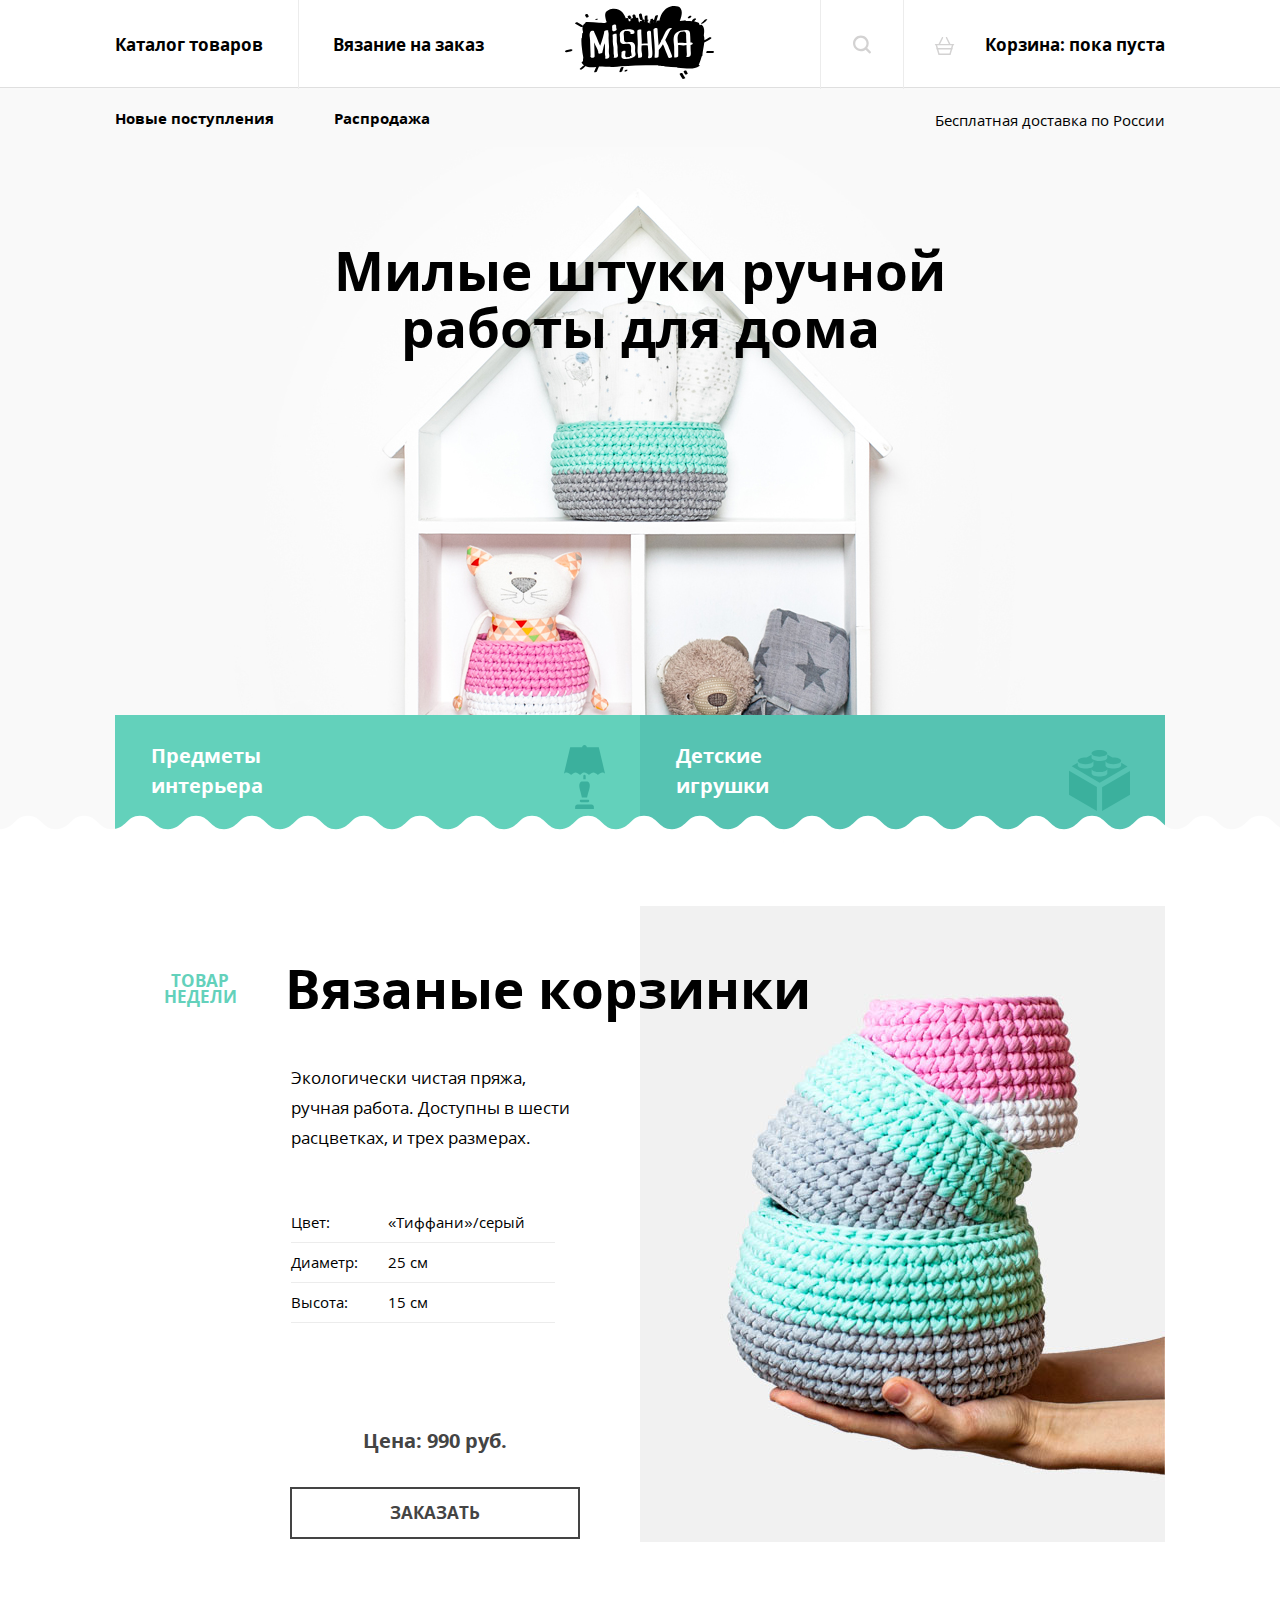
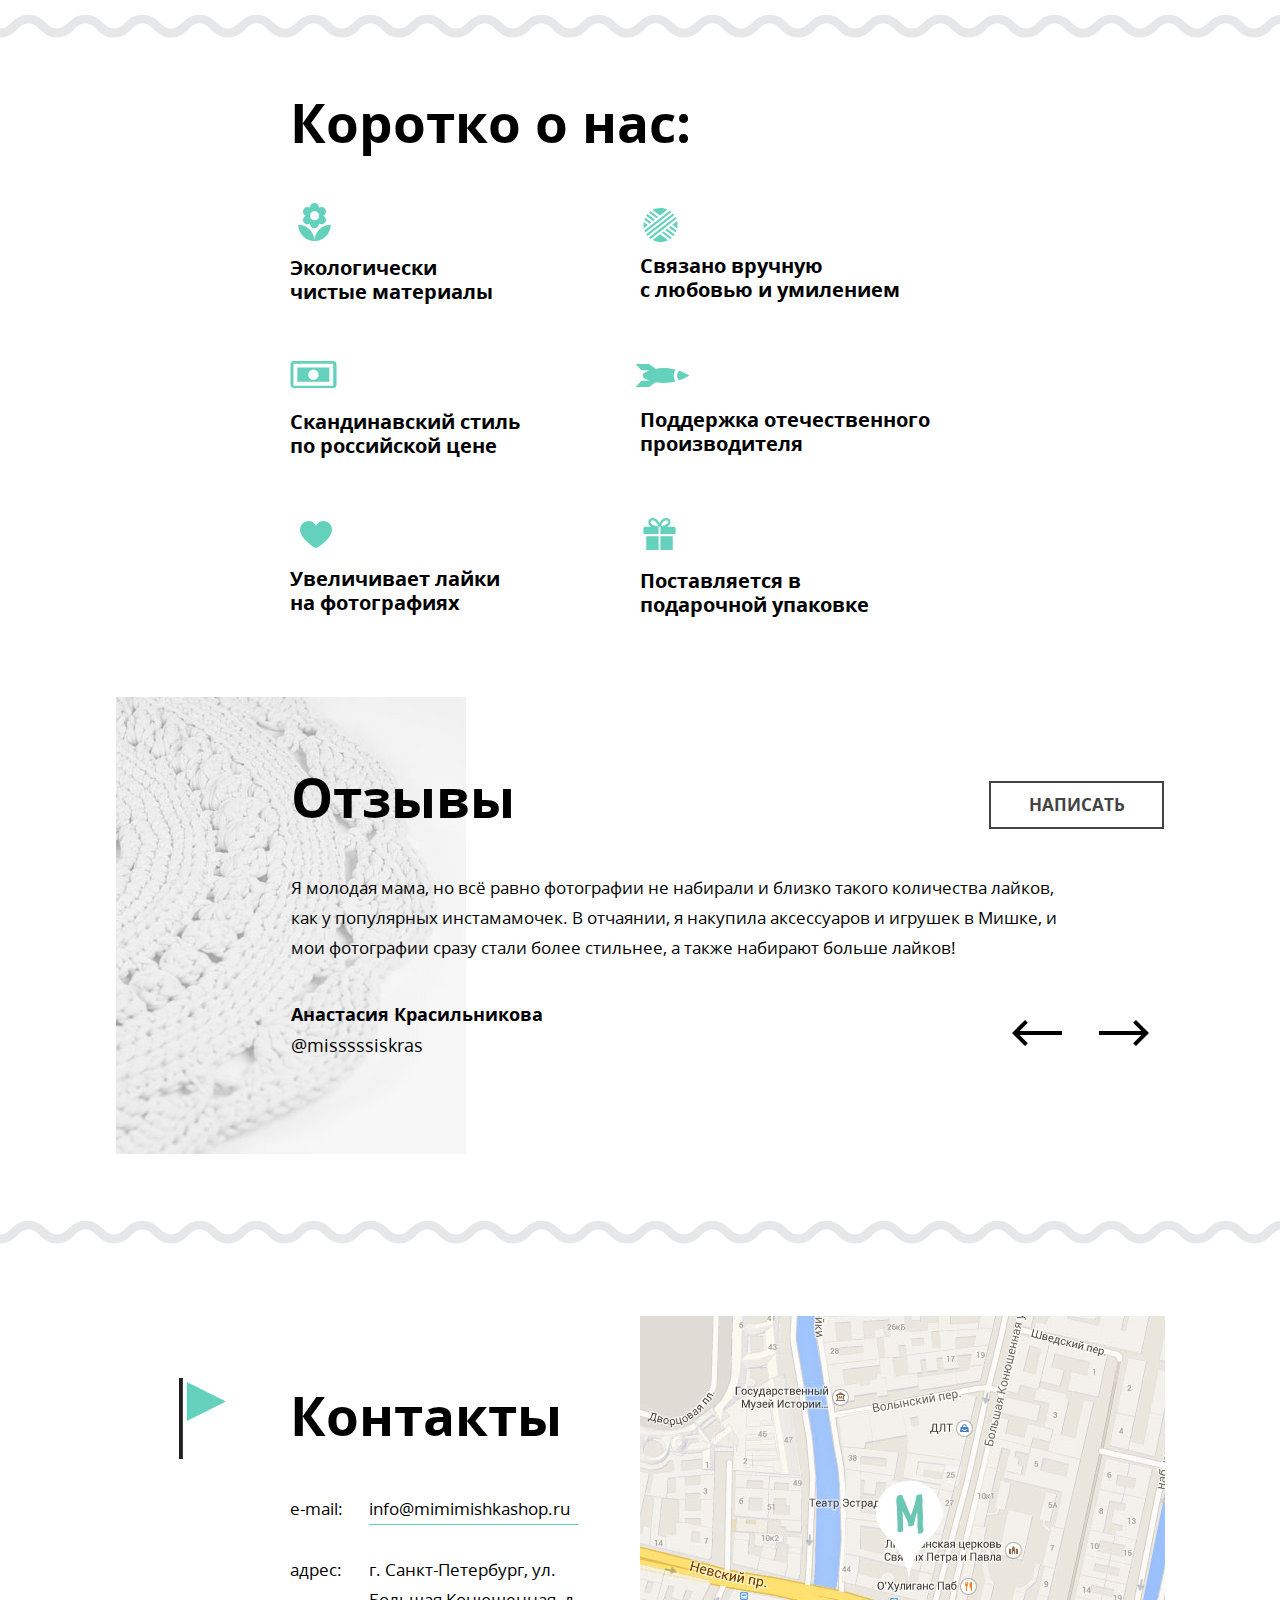
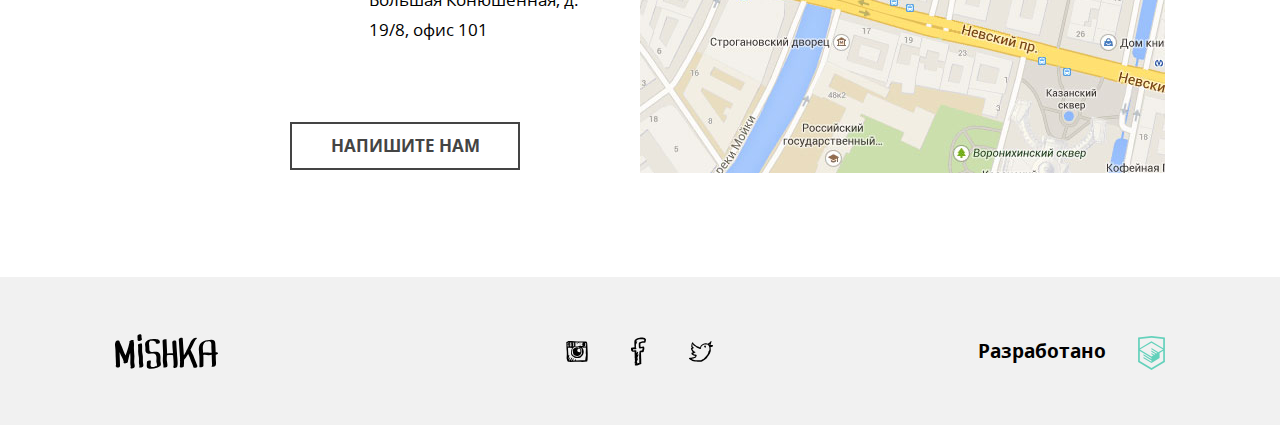
<file: index.html>
<!DOCTYPE html>
<html lang="ru">

<head>
  <meta charset="utf-8">
  <meta name="viewport" content="width=device-width, initial-scale=1">
  <title>HTML Academy: Мишка</title>
  <link rel="stylesheet" href="css/style.css">
  <script>
    document.createElement( "picture" );
  </script>
  <script src="js/picturefill.js" async></script>
</head>

<body>
  <svg style="display:none"><symbol id="htmlacademy" viewBox="-238.092 528.983 26.084 33.102"><path d="M-224.917 528.983h-.133l-13.042 1.391v23.965l13.042 7.746 13.042-7.746v-23.965l-12.909-1.391zm11.254 24.363l-11.387 6.752-11.387-6.752v-9.799l11.32 6.752v1.193l-7.746-4.635v1.191l7.813 4.701v1.258l-7.813-4.635v1.191l7.813 4.635 7.878-4.701v-5.031l3.509-2.119v9.999zm-.066-11.256l-3.112 1.854-1.456.861-6.819-4.039v1.191l5.826 3.51h-.066l-.132.066-.861.463-4.833-2.846v1.191l3.841 2.25-.928.596-2.847-1.721v1.191l1.92 1.125-1.92 1.127-11.255-6.688 11.255-6.752 11.387 6.621zm.066-1.191l-11.453-6.752-11.32 6.752v-9.004l11.387-1.191 11.387 1.191v9.004h-.001z"/></symbol><symbol id="icon-cart" viewBox="264.205 370.961 20.294 18.849"><path d="M283.75 378.19h-3.151l-3.407-6.814a.75.75 0 1 0-1.341.671l3.071 6.143h-9.138l3.072-6.143a.75.75 0 0 0-1.341-.671l-3.407 6.814h-3.151a.75.75 0 0 0 0 1.5h.157l.855 2.991a.737.737 0 0 0-.316.595c0 .396.309.71.697.739l1.656 5.795h12.697l1.656-5.795a.745.745 0 0 0 .698-.739.738.738 0 0 0-.316-.596l.854-2.991h.157a.75.75 0 1 0-.002-1.499zm-4.181 10.121h-10.433l-1.224-4.284h12.881l-1.224 4.284zm1.653-5.785h-13.739l-.81-2.836h15.359l-.81 2.836z"/></symbol><symbol id="icon-fb" viewBox="56.519 49.996 14.962 27.718"><path d="M68.181 55.188c1.026.029 1.993 0 2.681-.3.391-.818.556-1.854.619-2.989-.19-.015-.062-.337-.207-.399-.029-.202-.278-.195-.309-.398-.277-.165-.457-.422-.723-.598-.727-.162-1.44-.335-2.164-.499-.849.044-1.895-.103-2.58.1-2.619-.04-3.997 1.12-5.259 2.392-.023.078-.003.197-.105.199-.574 1.587-.125 3.621-.204 5.581.099.436.107.958.204 1.395-.998.296-2.212.387-3.402.499-.317.324-.178 1.089-.206 1.693.085.583.278 1.06.413 1.595.211.193.596.396.825.498.065.029.071.082.103.1.506.268 1.451.008 2.268.1-.136 1.978.256 3.915 0 5.68.007.327.295.382.208.798-.001.963-.067 1.99.208 2.69-.287.455-.497.982-.415 1.794.122.016.114.157.105.299-.075.47.643.175.515.698.162.456-.428.184-.413.498v.896c.53.285 1.462.182 2.268.199.908-.419 2.188-.479 2.785-1.196.459.235.916-.014 1.238-.199-.018-.315.273-.333.205-.698-.004-.328-.173-.496-.103-.896v-2.89c-.206-2.293-.048-4.938-.309-7.176.888-.105 1.917-.075 2.578-.398.357-.451.377-1.23.516-1.895.177-.226.221-.583.206-.996.19-.213.068-.729.104-1.096-.141-.595-.168-1.3-.825-1.39-.884-.235-2.043.595-2.991.299.049-1.134-.293-2.342 0-3.388.746-.181 1.446-.4 2.166-.602zm-3.818 4.783c.117.254.254.486.414.698.079.022.203.003.205.101a10.319 10.319 0 0 0 3.096-.299c0 .998-.271 1.733-.518 2.492-.662.045-1.467.3-1.958.198-.276.165-.372.506-.62.698-.049.441.142.495 0 .797-.201.137-.055.611-.205.796v1.496c.085.281-.146.258-.104.497v3.488c-.085.281.146.258.104.498v2.989c.063.271-.132.791.103.896-.07.364-.412-.021-.824.1-.528.122-.926.369-1.548.4.117-.353.32-.622.311-1.097.049-.381-.365-.312-.516-.49.193-.644.562-1.117.722-1.793.197-.515.714-1.298.31-1.794-.522-.105-.521.293-.826.398-.022.077-.002.196-.103.199-.023.077-.003.196-.103.199.01.12-.151.062 0 0 .022-.078.002-.197.103-.199.023-.077.002-.197.103-.199v-.299c.368-.575.67-1.214.826-1.993.191-.28.283-.656.412-.997.156-.262.34-.869.104-1.195-.517.033-.796.295-.93.697-.32-.189.161-.434.104-.697.138-.231.169-.566.309-.797.202-.413.564-1.304 0-1.596-.438-.023-.612.207-.723.498-.214.191-.43.383-.516.698-.373-.07-.143-.727-.206-1.097-.067-.52.122-.899 0-1.195-.56-.799-2.026-.105-3.197-.299-.108-.307-.222-.984-.104-1.195 1.045-.088 2.479.201 3.197-.199.024-.078.003-.197.104-.199.094-.723-.271-1-.515-1.396.232-.806.04-2.02.104-2.989.233-.141.328-.414.515-.598.112-.955.673-1.476.722-2.49-.273.001-.607-.055-.619.199-.302-.114-.382.479-.515.199-.112-.541.246-.626.309-.997.599-.418 1.212-.82 1.856-1.195 1.741-.244 4.648-.449 6.086.198.051.616-.287.854-.207 1.496h-1.546c-1.092.24-1.987.672-2.991.997-.24.066-.276.331-.516.398-.036.396-.225.646-.311.996-.079 1.431.133 2.589.102 3.978z"/></symbol><symbol id="icon-feature-1" viewBox="-418.165 300.15 27.304 31.854"><path d="M-404.513 332.004c7.539 0 13.652-6.113 13.652-13.654-7.539 0-13.652 6.116-13.652 13.654zm-9.702-17.823a3.793 3.793 0 0 0 5.938 3.126l-.031.285a3.793 3.793 0 0 0 7.584 0l-.031-.285a3.794 3.794 0 0 0 5.939-3.126 3.774 3.774 0 0 0-2.17-3.413 3.785 3.785 0 0 0 2.17-3.414 3.795 3.795 0 0 0-3.792-3.792c-.796 0-1.541.25-2.147.669l.033-.288c0-2.093-1.7-3.792-3.792-3.792a3.796 3.796 0 0 0-3.792 3.792l.031.288a3.752 3.752 0 0 0-2.146-.669 3.795 3.795 0 0 0-3.792 3.792c0 1.512.888 2.807 2.169 3.414a3.776 3.776 0 0 0-2.171 3.413zm9.702-7.205a3.792 3.792 0 1 1 0 7.58 3.792 3.792 0 0 1 0-7.58zm-13.652 11.374c0 7.541 6.112 13.654 13.651 13.654.001-7.538-6.112-13.654-13.651-13.654z"/></symbol><symbol id="icon-feature-2" viewBox="0 0 34.372 34.374"><path d="M.286 14.069a17.244 17.244 0 0 0 .008 6.301l4.121-3.21-4.129-3.091zM24.403 1.585C19.62-.623 13.959-.559 9.149 1.992l7.513 5.625 7.741-6.032zM33.901 13.175l-4.813 3.748 4.938 3.695a17.248 17.248 0 0 0-.125-7.443zM9.209 32.414c4.844 2.534 10.724 2.649 15.729.112l-8.097-6.063-7.632 5.951zM7.914 14.433L1.681 9.767c-.32.669-.595 1.356-.825 2.056l5.308 3.974 1.75-1.364zM18.593 25.103l8.336 6.241a17.28 17.28 0 0 0 1.74-1.372l-8.326-6.234-1.75 1.365zM11.413 11.707L4.002 6.158a17.073 17.073 0 0 0-1.269 1.723l6.931 5.189 1.749-1.363zM22.093 22.375l8.092 6.06c.471-.545.904-1.111 1.297-1.701l-7.639-5.721-1.75 1.362zM14.913 8.98L7.196 3.203a17.436 17.436 0 0 0-1.709 1.394l7.676 5.747 1.75-1.364zM25.592 19.649l6.972 5.221c.33-.662.615-1.342.855-2.033l-6.077-4.55-1.75 1.362zM26.448 2.706L.88 22.626c.233.698.513 1.387.839 2.059l26.52-20.663a17.11 17.11 0 0 0-1.791-1.316zM30.743 6.624a17.418 17.418 0 0 0-.939-1.106L2.786 26.567c.262.4.542.797.843 1.183.142.183.288.358.436.534l27.09-21.108c-.134-.186-.269-.37-.412-.552zM32.298 8.999L5.552 29.838c.544.501 1.114.962 1.708 1.382l25.962-20.228a17.158 17.158 0 0 0-.924-1.993z"/></symbol><symbol id="icon-feature-3" viewBox="-412.547 302.168 30.411 17.845"><path d="M-384.687 302.168h-25.312a2.55 2.55 0 0 0-2.549 2.549v12.747a2.55 2.55 0 0 0 2.549 2.549h25.312a2.55 2.55 0 0 0 2.55-2.549v-12.747a2.55 2.55 0 0 0-2.55-2.549zm-25.886 16.29v-14.517h26.25v14.517h-26.25z"/><path d="M-408.023 315.91h21.152v-9.419h-21.152v9.419zm10.682-8.181a3.472 3.472 0 0 1 0 6.942 3.47 3.47 0 0 1-3.47-3.47 3.47 3.47 0 0 1 3.47-3.472z"/></symbol><symbol id="icon-feature-4" viewBox="-408.667 302.566 30.49 13.054"><path d="M-385.972 305.781c-2.054-.546-4.414-.938-6.958-.938-1.627 0-3.072.137-4.34.351l-3.82-2.628-7.576.003 3.272 3.482h4.756c-2.579.899-3.806 1.979-3.806 1.979l.001 2.127s1.302 1.076 3.903 1.98l-4.854-.003-3.272 3.484 7.575.001 3.837-2.643c1.273.225 2.715.365 4.324.365 2.546 0 4.905-.393 6.959-.938-.662-.999-1.078-2.107-1.08-3.309.001-1.205.415-2.314 1.079-3.313zM-384.045 306.364c-.723.904-1.108 1.83-1.106 2.725-.004.9.381 1.823 1.108 2.73 3.603-1.218 5.866-2.727 5.866-2.727s-2.262-1.509-5.868-2.728z"/></symbol><symbol id="icon-feature-5" viewBox="0.365 2.821 31.271 26.359"><path d="M31.636 11.086a8.268 8.268 0 0 0-8.267-8.266 8.26 8.26 0 0 0-7.37 4.535 8.255 8.255 0 0 0-7.37-4.535 8.265 8.265 0 0 0-8.265 8.266c0 8.636 13.868 18.093 15.634 18.093 1.771.001 15.638-9.413 15.638-18.093z"/></symbol><symbol id="icon-feature-6" viewBox="0.751 0.835 30.497 30.33"><path d="M3.454 31.165h11.674V18.179H3.454v12.986zM29.766 9.113h-6.848c.486-.25.92-.514 1.305-.79 1.482-1.058 2.263-2.399 2.259-3.733.002-1.091-.521-2.056-1.269-2.708A4.275 4.275 0 0 0 22.398.835c-1.14-.001-2.198.393-3.101.998-1.361.914-2.434 2.289-3.196 3.798a8.954 8.954 0 0 0-.108.22 12.02 12.02 0 0 0-.972-1.674c-.646-.919-1.422-1.735-2.331-2.344-.906-.604-1.963-.998-3.103-.998-1.132.003-2.17.478-2.945 1.208-.773.731-1.317 1.761-1.32 2.928a3.82 3.82 0 0 0 .607 2.043c.515.813 1.33 1.521 2.459 2.101H2.236c-.82 0-1.485.664-1.485 1.482v5.506h14.375v-6.99h1.749v6.989h14.373v-5.506a1.478 1.478 0 0 0-1.482-1.483M8.888 6.929c-.58-.364-.933-.732-1.138-1.06a1.655 1.655 0 0 1-.276-.899c-.004-.47.231-.973.646-1.364.407-.389.959-.622 1.458-.622h.011c.64 0 1.276.216 1.911.638.951.626 1.845 1.728 2.47 2.975a9.83 9.83 0 0 1 .737 1.949c-2.88-.301-4.744-.937-5.819-1.617m9.839-1.52c.52-.744 1.128-1.369 1.761-1.788.636-.421 1.271-.639 1.911-.639h.005c.536 0 1.043.205 1.396.515.352.313.533.688.533 1.093-.002.479-.252 1.175-1.369 1.99-1.062.771-2.894 1.562-5.719 2.115a9.86 9.86 0 0 1 1.482-3.286m-1.85 25.756h11.676V18.179H16.877v12.986z"/></symbol><symbol id="icon-insta" viewBox="53.115 53.19 21.769 21.334"><path d="M74.881 65.336c-.013-2.395-.344-4.788-.303-7.135a37.854 37.854 0 0 0-.152-2.278c-.105-.3-.111-.699-.152-1.062-.26-.17-.222-.64-.456-.835-.423-.233-1.201-.114-1.744-.22-.657-.026-1.254-.115-1.899-.153-1.936-.101-3.973-.076-5.996-.076-2.001 0-3.954-.145-5.695-.379h-2.202c-.097.004-.105.098-.227.076-.599.034-1.077.188-1.595.303-.21.119-.421.235-.683.304-.136.192-.513.145-.607.379-.186.212.185.451 0 .607v.911c.173.13.027.58.075.835v.987c-.017 1.281.134 2.397.076 3.72.467 2.762.374 6.537.076 9.413.155.579.363 1.105.455 1.746.256.479.335 1.133.683 1.52.502.206 1.233.186 1.898.229.383.098.667.293 1.14.3 2.843-.21 5.496-.154 8.427-.229 2.704.24 5.802.188 8.275-.228.195-.134.128-.529.228-.76-.056-.385.207-.449.228-.759.131-2.395.164-4.789.15-7.216zm-12.982-6.225c.757-.153 1.48-.341 2.429-.304.71.076 1.287.283 1.897.456.116.184-.243.547.153.684v.076c.059.017.149.002.151.076.445.035.794.167 1.063.379.45.055.536.476 1.138.3-.091.213-.084.524-.075.835.324 1.183.475 2.81.303 4.252-.164.163-.215.442-.303.683-.311.322-.481.785-.836 1.062-.095.236-.25.408-.454.533-.116.213-.206.452-.457.53-.298.163-.577.011-.834-.076-.446.162-.904.312-1.215.607-.816-.096-1.648-.175-2.43-.304-.242-.139-.487-.273-.835-.305a1.997 1.997 0 0 0-.836-.455c-.101-.127-.337-.118-.455-.229-.198-.029-.229-.227-.456-.229-.118-.412-.443-.618-.532-1.062-.226-.331-.308-.805-.455-1.215-.043-1.434.091-2.692.379-3.796.346-.591.779-1.094 1.138-1.67.249.021.365-.09.38-.304.306.053.434-.072.684-.075.257.008.269-.309.458-.449zm-1.67-2.733c-.117-.263-.066-.691-.075-1.062-.007-.285.278-.279.304-.532-.003-.074-.093-.059-.152-.076.126-.146.701-.097.834 0 .132.537-.354.455-.531.684.011.167.322.032.456.076.029.854-.059 1.496 0 2.202h-.456c-.007.234.229.226.456.228-.059.286.092.363.075.607-.226.153-.716.042-1.062.075-.103-.594.235-1.375.151-2.202zm-.683-1.594c.088-.013.134.016.151.076.179.253.01.683-.076.911-.173-.179-.026-.682-.075-.987zm.152 1.822c-.132-.069-.168-.237-.152-.456.132.071.167.238.152.456zm0 1.367c-.058.139-.082-.045-.076-.152.058-.139.081.045.076.152zm-.152.228c.175-.024.084.219.228.227-.009.193-.283.179-.38.077.039-.112.113-.193.152-.304zm-2.354-1.216c.006-.108.013-.214-.076-.228-.073-.733.13-1.415 0-1.973.25-.155.769-.042 1.139-.077v1.139c-.088.064-.203.101-.379.077-.054.28.324.131.379.304.008.853-.056 1.777.152 2.429-.565-.059-.906.107-1.442.076.097-.612-.019-1.435.531-1.594-.012-.141-.257-.047-.304-.153zm-.531 0c-.204.021-.217-.534-.077-.607.328.006.249.501.077.607zm-.152.988c.077-.312.034-.304.075-.683.228.013.26.77-.075.683zm.228-2.05c-.263.054-.273-.266-.153-.38.263-.053.272.267.153.38zm0-1.139c.033.159-.052.201-.076.304-.176.023-.084-.219-.229-.229.025-.102.191-.062.305-.075zm-.228 3.721c.148-.031.11.345-.076.227a.363.363 0 0 0 .076-.227zm-.684-3.721c.029.259-.438.32-.379 0h.379zm-.987.076c-.034.219-.326.179-.379.379-.214-.17.084-.468.379-.379zm-.455.759c.226-.205.451-.41.684-.607-.021-.123.071-.131.076-.228h.229c.102.381-.261.296-.305.531.021.122-.072.131-.075.227.02.335.121.588.075.988-.27.008-.276.28-.607.227.022-.428-.135-.674-.077-1.138zm.076 3.265V57.29c.195-.185.396-.364.607-.532.295.489.179 1.392.455 1.897-.275.157-.75.111-1.062.229zM72.68 69.968c-.109.954-.158 1.968-.379 2.809-2.89.123-6.02.005-8.883.153-.199.045-.273-.031-.229-.229-.253 0-.258.247-.531.229.201-.336.438-.898.151-1.291-.797.013-.797.821-1.138 1.291-.686-.053-1.137.127-1.823.075.18-.705.75-1.021.911-1.745-.395-.55-.989.138-1.214.455-.204.48-.557.81-.76 1.29H57.8c.238-.469.489-.926.759-1.366.171-.512.625-.741.683-1.367-.157-.28-.42-.029-.683 0-.123.182-.272.335-.38.531-.232.376-.501.714-.684 1.14-.181.208-.335.003-.53.227-.389.271-.581.736-.988.987-.174-.06.039-.356.153-.38.045-.181-.096-.55.075-.607.063-.366.212-.647.379-.91.119-.742.521-1.199.684-1.898-.559.099-.674.643-.988.987-.212.445-.542.772-.683 1.291-.174-.131-.028-.58-.076-.836.122-.586.298-1.119.38-1.746.133-.22.173-.535.228-.834.168-.209.046-.61-.077-.761-.226.027-.374.133-.455.304-.192-.032-.193.506-.304.304-.045-2.587-.451-4.812-.456-7.438.026-.331-.183-.424-.228-.685 1.629.028 3.121.091 4.783.229-.089.139-.199.257-.304.379-.144.07-.226.173-.378.304-.604 1.653-.975 3.984-.607 6.15.229.58.589 1.029.986 1.441.907.485 1.635 1.149 2.506 1.671 1.701.361 3.84.369 5.541 0 .236-.12.484-.226.685-.38 1.364-1.242 2.753-2.459 2.961-4.859v-1.367c-.197-1.598-.688-2.905-1.747-3.644.331-.22 1.099.043 1.67.076.223.013.447.014.684 0 .408-.024.928-.055 1.443 0 .144.187.113.544.228.76-.062 1.684-.192 3.3-.152 5.087.103.454.127.986.229 1.441-.091.973-.237 1.89-.457 2.732zm.379-11.16c-.639-.12-1.232-.284-1.897-.379.072-.333.799-.01.987-.228.385-.223.295-.92.304-1.51.032-.348.114-.644.076-1.063-.401-.951-1.783-.421-2.886-.455-.225.718-.47 1.8-.304 2.657.169.49 1.024.292 1.519.456-.14.332-.688.057-.987.076-.296-.083-.707-.052-.986-.151-2.285.078-4.284.004-6.529.151.117-1.248.063-2.465-.076-3.645h3.112c-.344.364-.912.507-1.29.835-.44.244-.861.505-1.139.911.249.134.535-.245.759-.379.355-.074.479-.381.835-.455.423-.438 1.096-.625 1.67-.912.378-.022.697.013.987.077 1.283.007 2.456.126 3.796.076.614.145 1.45.069 1.974.304.107.298.231.579.305.911.008.986-.149 1.816-.23 2.723zm-5.845-3.72c.11-.047-.009-.092 0 0zm0 0c-.529.154-1.019.348-1.367.682.484-.198 1.059-.306 1.367-.682zm1.062.607c.111-.047-.007-.091 0 0zm-1.746.911c.727-.158 1.181-.591 1.746-.911-.437.019-.592.32-.987.379-.215.217-.6.26-.759.532zm-.683-.835c-.111.047.007.092 0 0zm-.683.607c.11-.046-.008-.092 0 0zm-.075.076c.063.014.07-.03.075-.076-.064-.014-.072.03-.075.076zm-.077.076c.064.014.072-.03.077-.076-.067-.013-.072.029-.077.076zm-.834.608c.346-.134.613-.348.834-.607a2.018 2.018 0 0 0-.834.607zm2.276.987c.533-.049.749-.416 1.215-.531.284-.298.784-.381.987-.76-.56.023-.766.399-1.216.531-.284.297-.751.413-.986.76zm-2.276-.987c-.317-.074-.016.227 0 0zm-.533.379c.021.021.115-.037.076-.077-.021-.02-.116.038-.076.077zm2.809.608c-.11.047.007.091 0 0zm-1.14 1.821c-.223-.231-.676-.233-.986-.379-.697-.038-1.223.093-1.746.229-.304.151-.607.304-.91.454-.266.166-.444.417-.76.532-.205.225-.352.51-.684.607-.004.223-.173.281-.304.379-.089.115-.094.312-.227.381-.007.12.036.29-.076.303.108 1.512.291 2.948.683 4.177.287.623.975.846 1.442 1.29.589.297 1.328.444 2.126.531.277-.052.553-.105.911-.076a5.088 5.088 0 0 0 2.81-1.441c.1-.281.252-.508.455-.684-.254-.671.293-1.098.455-1.59.002-1.344-.201-2.48-.607-3.415-.256-.579-.92-.751-1.366-1.139-.059-.018-.15-.003-.151-.077-.269-.136-.733-.239-1.065-.082zm-3.415 4.327c-.113-.063-.109-.244-.152-.379.256-.078.118.237.152.379zm.076.305c.041-.117.079-.006.076.075-.04.118-.079.005-.076-.075zm.456-2.051c.015-.086.075-.042.075 0-.014.087-.075.043-.075 0zm1.67-2.125c-.203.258.041.576.077.836-.305-.039-.574-.887-.077-.836zm.379 3.948c-.04-.038.055-.097.076-.076.04.038-.054.097-.076.076zm.759 2.884c.034-.109.066.008.152 0-.018.097-.15.077-.152 0zm2.201-2.581c-.233-.057-.145.208-.379.152.069-.159.118-.338.229-.455.134.019.172.13.15.303zm-1.137-3.796c.211.119.441.217.606.381.085.219.243.363.38.529.058.778.179 1.492.151 2.354-.257.099-.438.271-.683.381-.78-.006-1.358-.212-1.897-.456-.171-.259-.355-.505-.532-.759v-1.062c.17-.185.319-.391.456-.607.228-.127.508-.201.454-.607-.038-.062-.078-.124-.075-.229.158.045.245.159.379.229.323.017.41-.2.761-.154z"/></symbol><symbol id="icon-mail" viewBox="0 0 32 32"><path d="M28 5H4a4 4 0 0 0-4 4v13a4 4 0 0 0 4 4h24a4 4 0 0 0 4-4V9a4 4 0 0 0-4-4zM2 10.25l6.999 5.25L2 20.75v-10.5zM30 22c0 1.104-.898 2-2 2H4c-1.103 0-2-.896-2-2l7.832-5.875 4.368 3.277a3 3 0 0 0 3.599 0l4.369-3.277L30 22zm0-1.25l-7-5.25 7-5.25v10.5zm-12.801-2.148c-.35.263-.763.4-1.199.4s-.851-.139-1.2-.4L10.665 15.5l-.833-.625L2 9.001V9c0-1.103.897-2 2-2h24c1.102 0 2 .897 2 2l-12.801 9.602z"/></symbol><symbol id="icon-phone" viewBox="0 0 24.829 24.333"><path d="M17.321 24.333h-1.115c-4.904-.58-8.497-2.857-11.11-5.772C2.473 15.637.402 11.875 0 6.817V5.459c.091-.921.544-1.55 1.067-2.086.65-.666 1.63-1.522 2.522-1.553.659-.022 1.78.451 2.232 1.066.388.53.595 1.59.775 2.378.185.797.6 1.95.485 2.717-.176 1.196-1.764 1.703-2.231 2.572 1.551 3.721 4.089 6.456 7.472 8.345.847-.465 1.595-1.864 2.767-1.892.428-.012.972.209 1.406.34.477.143.891.326 1.311.484.705.266 1.957.621 2.378 1.213.433.61.681 1.608.581 2.231-.194 1.234-2.227 2.603-3.444 3.059zM12.529 1.528c5.949 0 10.771 4.822 10.771 10.771h1.529C24.829 5.507 19.323 0 12.529 0v1.528z"/><path d="M12.529 9.327v1.552a1.42 1.42 0 0 1 1.421 1.42h1.553a2.973 2.973 0 0 0-2.974-2.972zM12.529 6.246a6.054 6.054 0 0 1 6.056 6.054h1.588a7.642 7.642 0 0 0-7.644-7.641v1.587z"/></symbol><symbol id="icon-play" viewBox="247.3 382.56 100.678 76.891"><path d="M344.255 400.708s-.92-7.008-3.785-10.078c-3.632-4.041-7.674-4.066-9.541-4.297-13.326-1.023-33.303-1.023-33.303-1.023h-.051s-19.978 0-33.304 1.023c-1.867.23-5.908.256-9.54 4.297-2.84 3.096-3.786 10.078-3.786 10.078s-.896 8.211-.896 16.422v7.699c0 8.21.947 16.421.947 16.421s.921 7.009 3.785 10.078c3.632 4.041 8.364 3.913 10.487 4.349 7.622.767 32.356 1.022 32.356 1.022s20.003-.025 33.329-1.048c1.867-.23 5.908-.256 9.54-4.298 2.84-3.069 3.786-10.078 3.786-10.078s.946-8.21.946-16.421v-7.699c-.023-8.236-.97-16.447-.97-16.447z"/><path d="M297.614 459.449h-.016c-1.015-.011-24.946-.266-32.604-1.037l-.14-.014-.137-.028c-.271-.056-.668-.107-1.126-.167-2.503-.328-7.159-.938-10.839-5.019-3.354-3.616-4.377-10.771-4.483-11.576l-.005-.043c-.039-.342-.965-8.463-.965-16.736v-7.699c0-8.266.875-16.378.912-16.72l.009-.071c.108-.802 1.155-7.928 4.474-11.557 3.996-4.439 8.531-4.899 10.712-5.121.192-.02.37-.037.529-.058l.126-.013c13.277-1.019 33.312-1.031 33.514-1.031h.051c.201 0 20.236.013 33.514 1.031l.126.013c.159.021.337.038.529.058 2.179.221 6.71.682 10.704 5.112 3.354 3.616 4.377 10.771 4.483 11.577l.005.043c.039.342.965 8.459.99 16.753v7.708c0 8.273-.926 16.395-.965 16.736l-.007.053c-.108.805-1.156 7.953-4.478 11.562-3.994 4.435-8.527 4.896-10.707 5.117-.193.02-.371.037-.53.057l-.126.013c-13.276 1.02-33.334 1.057-33.535 1.058l-.015-.001zm-31.944-6.497c7.477.729 31.216.989 31.968.997.657-.001 20.135-.049 33.047-1.036.178-.021.371-.041.58-.062 1.836-.186 4.608-.468 7.186-3.335l.026-.029c1.825-1.974 2.853-6.928 3.075-8.552.059-.514.926-8.358.926-16.08v-7.699c-.023-7.76-.896-15.627-.951-16.109-.32-2.382-1.434-6.789-3.066-8.539l-.035-.038c-2.577-2.868-5.351-3.149-7.186-3.336a34.367 34.367 0 0 1-.58-.062c-13.066-.998-32.834-1.011-33.033-1.011h-.051c-.198 0-19.967.013-33.033 1.011a33.29 33.29 0 0 1-.58.062c-1.835.187-4.607.468-7.186 3.336l-.019.021c-1.828 1.993-2.855 6.924-3.082 8.552-.062.591-.875 8.399-.875 16.089v7.699c0 7.749.871 15.598.926 16.083.32 2.381 1.433 6.789 3.066 8.539l.035.039c2.322 2.584 5.303 2.975 7.479 3.259.481.061.939.121 1.363.201z"/><g><path d="M285.733 403.138v35.708l29.747-17.854z"/></g></symbol><symbol id="icon-search" viewBox="-0.8 -0.8 17.6 17.6"><path d="M16.47 14.93l-3.415-3.415A7.67 7.67 0 0 0 14.6 6.899C14.6 2.646 11.153-.8 6.9-.8S-.8 2.646-.8 6.899s3.446 7.7 7.699 7.7c1.734 0 3.326-.58 4.613-1.546l3.417 3.416c.203.202.418.33.771.33a1.1 1.1 0 0 0 1.1-1.1c0-.24-.061-.499-.33-.769zM1.399 6.899a5.5 5.5 0 1 1 11 0c0 3.038-2.462 5.5-5.5 5.5s-5.5-2.461-5.5-5.5z"/></symbol><symbol id="icon-twitter" viewBox="52.253 53.771 23.494 20.168"><path d="M75.706 57.855c-.227-.366-.909-.277-1.407-.371h-1.112c.142-.353.343-.646.52-.963.056-.438.254-.734.223-1.26.129-.167.176-.417.296-.593.104-.144.242-.477.074-.667-.051-.221-.295-.249-.593-.222a.515.515 0 0 0-.222.148c-.448.433-.778 1.014-1.261 1.408-.009.008-.062 0-.074 0-.087.005-.033.046-.075.074-.146.098-.257.152-.369.223-.284.176-.547.445-.891.519-.529-.211-1.156-.326-1.852-.37-1.157.102-2.303.215-3.038.741-.911.35-1.477 1.042-2.149 1.63-.049.32-.342.398-.37.741-.005.045-.012.088-.073.074.043.241-.051.345-.074.519-.001.133.199.431 0 .52-.822-.12-1.485-.63-2.149-.964-.718-.36-1.468-.604-2.074-1.111-.716-.322-1.26-.816-1.778-1.334-.208-.312-.542-.496-.667-.89-.379-.164-.175-.912-.741-.889-.315-.043-.345.199-.444.37-.07.227-.361.232-.371.519-.004.046-.011.088-.074.075-.17 1.089-.527 1.992-.519 3.26.129.415.35.738.593 1.038-.418.051-.716.222-.89.519-.06 1.073.378 1.647.742 2.297.134.384.352.685.593.963.017.229.206.288.296.445.019.105.123.125.149.223-.04.105.289.18.073.221-.413.131-1.016.07-1.259.371-.109.279-.109.833 0 1.111.034.237.282.262.296.519.499.417 1.082.747 1.631 1.112.574.166 1.211.271 1.852.37-.102.343-.338.551-.593.741-.78.381-1.849.474-2.742.74-.555.038-.956.23-1.556.223-.333.127-.854.075-1.112.223-.122.068-.102.096-.222.221-.134.412.111.74.444.89-.005.253.219.276.371.371.089.183.254.29.445.37.544.468 1.268.759 1.927 1.112.83.183 1.648.376 2.52.519.896.116 1.901.124 2.816.222h.963c.511.132 1.23.054 1.853.074.095-.102.322-.073.519-.074.522-.269 1.196-.385 1.631-.74.574-.241.989-.642 1.557-.89.866-.765 1.937-1.324 2.519-2.37.205-.189.351-.438.445-.74.265-.156.385-.454.593-.667.404-.41.706-.924 1.037-1.4.319-.496.576-1.054.89-1.556-.01-.405.306-.484.296-.89.193-.226.177-.662.371-.88-.033-.255.029-.415.074-.594.047-1.281-.047-2.422-.297-3.407.588-.155 1.181-.302 1.631-.593.52-.206.993-.603.808-1.281zm-3.408 4.076c-.153.859-.615 1.41-1.038 2.001.059.379-.104.538-.073.889a4.303 4.303 0 0 0-.371 1.037c-.203.267-.332.606-.519.89-.366.548-.777 1.051-1.186 1.557-.378.56-.912.965-1.334 1.481-.42.493-.942.885-1.407 1.334-.474.17-.89.396-1.26.667a5.06 5.06 0 0 0-.667.296c-.177.146-.499.145-.668.29-1.086.147-2.3.17-3.555.148-1.031-.105-2.115-.159-3.039-.371-.922-.189-1.511-.712-2.297-1.037.153-.242.634-.154.963-.222.031-.166.394-.003.444-.149.257.06.285-.109.52-.07.563-.201 1.23-.302 1.705-.593.282-.138.406-.434.667-.593.033-.189.104-.341.222-.444.047-.275.201-.441.148-.815.111-.21.299-.343.296-.667-.074-.147-.128-.316-.296-.371-.026-.196-.377-.067-.444-.222-.255.032-.416-.029-.593-.075-.154-.043-.487.092-.519-.073-.842-.023-1.3-.43-1.853-.74.431-.262 1.032-.353 1.333-.742.516-.076 1.058-.129 1.112-.666 0-.717-.771-.661-1.333-.815-.773-.66-1.194-1.672-1.779-2.52.238-.157.564-.226.741-.444.454.058.54-.251.667-.52.019-.488-.333-.605-.593-.815a3.49 3.49 0 0 1-.667-.74c-.003-.818-.021-1.652.074-2.372.063-.014.07.029.074.074.227.441.559.775.815 1.186.532.357.925.853 1.556 1.112.452.413 1.108.621 1.557 1.038.601.263 1.158.57 1.704.889.669.194 1.056.673 2.001.593.198-.098.394-.199.593-.297.258-.456-.059-1.079.147-1.63.255-.659.797-1.031 1.26-1.481.29-.155.555-.335.815-.519.347-.098.675-.216.964-.37a6.223 6.223 0 0 0 1.037-.148h1.26c.244.052.475.119.74.148.209.137.38.313.666.371.789.693 1.271 1.696 1.409 3.039-.122.484.053.873.001 1.481zm.296-5.632c-.129.34-.23.707-.593.815-.017-.105-.122-.125-.147-.222-.012-.209.209-.186.296-.296.162-.085.245-.248.444-.297-.007-.09.108-.046 0 0zm-5.484 3.038c.163.135.284.31.519.371.101.221.314.327.594.37.047-.15.346-.049.37-.222.174-.023.166-.229.296-.297-.018-.55-.129-1.006-.37-1.333-.758-.423-1.676.039-1.409 1.111z"/></symbol><symbol id="icon-video" viewBox="0 0 32 32"><path d="M26 15l6-4v16l-6-4v-8zm-2 0v8a4 4 0 0 1-4 4H4a4 4 0 0 1-4-4v-8a4 4 0 0 1 4-4h10a2 2 0 0 1 2-2V7H5a1 1 0 1 1 0-2h12a1 1 0 0 1 1 1v3a2 2 0 0 1 2 2 4 4 0 0 1 4 4zm-12 0H4v8h8v-8zm8 1a1 1 0 0 0-1-1h-4a1 1 0 1 0 0 2h4a1 1 0 0 0 1-1z"/></symbol><symbol id="logo-footer" viewBox="0 0 101.615 34.056"><path d="M19.135 21.495c-.083-2.683-.51-5.347-.475-8.035.028-2.174.389-4.41-.36-6.495.047-.237.096-.473.14-.711.193-1.045-3.271-.492-3.813.464-.343.28-.519.615-.375.957.037.086.069.174.102.261-.656 3.204-1.57 6.306-2.621 9.412-.402 1.188-.888 2.349-1.298 3.533-.582-1.104-1.169-2.194-1.643-3.377-1.374-3.433-2.612-6.902-4.287-10.206.19-1.528-3.204-1.368-3.873.032-.809 1.694-.705 3.403-.438 5.214.3 2.042.353 4.05.377 6.111.047 3.976.358 7.943.417 11.919-.354.395-.461.881-.091 1.375.162.216.361.382.571.549.904.724 3.5.107 3.496-1.271-.014-4.123-.312-8.238-.42-12.358a98.054 98.054 0 0 1-.024-1.21l.171.434c.64 1.604 1.31 3.163 2.185 4.654.868 1.478 1.303 3.064 1.803 4.677-.189.217-.303.462-.233.708-.039.18.07.292.251.36.639.548 1.841.274 2.509-.007a6.07 6.07 0 0 0 .826-.424c.345-.212.883-.679.729-1.159l-.087-.279c.47-1.27.709-2.589.965-3.93.272-1.428.782-2.78 1.295-4.133.052.619.106 1.238.156 1.855.204 2.554.033 5.072.007 7.626-.008.847.054 1.633.219 2.461.068.343.367 1.808.281 1.887-.611.564-.433 1.257.385 1.437.915.201 2.081-.105 2.77-.742 1.198-1.106.632-2.845.361-4.241-.452-2.342.095-4.964.022-7.348zM27.499 22.17c-.074-1.988-.765-3.862-.774-5.872-.011-2.305.181-4.593-.155-6.886-.106-.725-4.056.1-3.917 1.05.309 2.11.197 4.229.159 6.354-.037 2.044.468 3.898.73 5.904.269 2.054-.084 4.157.149 6.213.109.962.75 2.743.089 3.58-.42.532 1.469.342 1.553.326.769-.142 1.793-.392 2.304-1.038.653-.828.196-2.426.053-3.357-.316-2.059-.114-4.195-.191-6.274zM43.828 18.851c-2.062-2.784-5.889-.78-8.561-1.54-1.377-.392-1.395-2.271-1.392-3.396.004-1.426-.114-2.732-.273-4.146-.119-1.052-.024-2.121.746-2.904.142-.144.859-.336.81-.339a8.132 8.132 0 0 1 1.067-.093c1.549-.066 4.613.232 4.019 2.483-.266 1.01 3.596.431 3.877-.637 1.213-4.598-7.284-3.714-9.686-3.078-2.21.588-4.648 1.846-4.775 4.399-.061 1.219.273 2.379.325 3.587.061 1.39-.198 2.776.289 4.118 1.082 2.982 5.52 1.576 7.778 1.745 3.845.287 2.697 5.469 2.748 7.883.027 1.288 1.181 3.429.211 4.507-.595.662-1.982.699-2.792.768-.813.068-2.201.312-2.742-.461-.993-1.418.091-3.799-.121-5.425-.121-.924-4.066-.095-3.917 1.05.342 2.627-1.399 6.145 2.402 6.596 2.441.289 5.191-.161 7.5-.928 1.196-.396 2.307-.942 3.243-1.793 1.035-.941.694-2.348.417-3.547-.677-2.918.731-6.279-1.173-8.849zM61.155 18.662c-.122-3.777-.69-7.513-.706-11.297-.008-1.971-3.963-1.305-3.957.343.015 3.608.497 7.167.682 10.764l.013.221c-1.949-.018-3.899.177-5.853.246.201-4.633-.611-9.227-.435-13.857.022-.582-3.874-.09-3.917 1.049-.171 4.475.587 8.915.453 13.392-.064 2.136-.245 4.264-.259 6.402-.007 1.095.171 2.183.329 3.263.146.999.484 2.331.182 3.318-.237.772 3.561.29 3.862-.694.544-1.778-.222-4.039-.405-5.839-.175-1.725-.039-3.499.083-5.248 2.03-.13 4.059-.297 6.08-.012.09 1.378.196 2.754.322 4.134a45.83 45.83 0 0 1 .196 3.475c.015 1.019.142 2.496-.221 3.461-.773 2.057 3.15 1.889 3.723.364.703-1.87.502-4.199.383-6.164-.148-2.443-.477-4.874-.555-7.321zM78.087 23.136c-.939-2.758-2.373-5.177-3.616-7.797 1.001-1.949 2.018-3.898 2.932-5.888.831-1.808 1.446-3.819 3.08-5.092.574-.447.55-.896-.255-.951-.875-.061-2.064.192-2.77.742-1.485 1.158-2.427 2.563-3.201 4.268a160.304 160.304 0 0 1-2.914 6.075l-.224.443c-.49.315-.785.762-.639 1.266-.792 1.563-1.6 3.117-2.499 4.61-.299-5.534-.955-11.061-1.15-16.6-.045-1.27-3.971-.479-3.917 1.049.243 6.868 1.219 13.719 1.286 20.587l-.047.051c-.301.308-.19.494.051.602a60.756 60.756 0 0 1-.209 5.254c-.472.745.463 1.139 1.084 1.139h.096c.739 0 2.626-.35 2.718-1.364.191-2.1.251-4.196.232-6.291 1.59-1.715 2.89-3.63 4.055-5.635.759 1.48 1.482 2.972 1.989 4.582.861 2.741 2.299 5.261 3.131 8.014.544 1.806 4.457.738 3.917-1.049-.829-2.753-2.204-5.297-3.13-8.015zM101.59 18.501c-.21-.832-1.372-.849-2.271-.77-.012-.335-.02-.671-.036-1.006-.125-2.661-.165-5.379-.392-8.032-.209-2.458-1.585-3.337-3.972-3.247-2.416.092-5.229.527-7.482 1.403-2.607 1.014-4.058 2.935-4.559 5.681-.549 3.014.24 6.219.373 9.246.154 3.503.066 7.014.062 10.519 0 .573 3.916.031 3.917-1.049.003-2.776.042-5.551 0-8.327a52.196 52.196 0 0 0-.102-2.444c1.369-.593 3.687.012 5.05.141 1.107.104 2.169-.166 3.244-.292.021 2.312.107 4.635.202 6.944.049 1.184.477 3.53-.354 4.511-.437.516 1.48.343 1.555.33.793-.146 1.761-.401 2.303-1.041.949-1.12.456-3.79.401-5.126-.078-1.91-.102-3.824-.141-5.737 1.154-.147 2.417-.854 2.202-1.704zm-14.618-.15c-.103-1.245-.217-2.49-.303-3.743-.16-2.331.117-5.583 2.29-6.999.58-.379 1.675-.315 2.354-.438.97-.176 1.956-.389 2.829.19 1.21.802.912 3.657.911 4.869-.003 2.005.207 4.001.31 6.003-.552.055-1.111.089-1.683.076-2.286-.053-4.544-.413-6.708.042zM24.108 6.7a3.157 3.157 0 0 0 1.477-.524l.256-.216c.52-.335.972-.827.728-1.361-.504-1.105-.423-2.231-.416-3.414.006-.958-.963-1.246-1.781-1.174-.723.063-2.168.581-2.175 1.52-.006.993-.071 2.016.109 2.992-.047.113-.074.239-.104.355-.055.212.016.42.142.59l.002.134.015.335a.901.901 0 0 0 .429.53c.388.233.878.275 1.318.233z"/></symbol></svg>
  <header class="page-header">
    <nav class="main-nav  main-nav--opened  main-nav--nojs">
      <button class="main-nav__toggle" type="button" id="toggle"></button>
      <ul class="main-nav__list">
        <li class="main-nav__item">
          <a class="logo" href="index.html">
            <picture>
              <source media="(min-width: 1150px)" srcset="img/logo-desktop.svg">
              <source media="(min-width: 768px)" srcset="img/logo-tablet.svg">
              <img src="img/logo-mobile.svg" width="86" height="45" alt="Логотип MISHKA">
            </picture>
          </a>
        </li>
        <li class="main-nav__item">
          <a class="main-nav__link" href="catalog.html">Каталог товаров</a>
        </li>
        <li class="main-nav__item">
          <a class="main-nav__link" href="form.html">Вязание на заказ</a>
        </li>
        <li class="main-nav__item  main-nav__item--extra">
          <a class="main-nav__link  main-nav__link--extra" href="#">Новые поступления</a>
        </li>
        <li class="main-nav__item  main-nav__item--extra">
          <a class="main-nav__link  main-nav__link--extra" href="#">Распродажа</a>
        </li>
        <li class="main-nav__item">
          <a class="search-field" href="#"><svg class="icon  icon--search" width="18" height="19"><use xlink:href="#icon-search"></use></svg>Поиск по сайту</a>
        </li>
        <li class="main-nav__item">
          <a class="cart-counter" href="#"><svg class="icon  icon--cart" width="21" height="18"><use xlink:href="#icon-cart"></use></svg>Корзина: пока пуста</a>
        </li>
      </ul>
    </nav>
    <div class="intro intro--image">
      <p class="intro-trigger">Бесплатная доставка по России</p>
      <h1 class="intro__title">Милые штуки ручной<br> работы для дома</h1>
    </div>
  </header>
  <main class="page-main">
    <ul class="category">
      <li class="category__item">
        <a class="category__link  category__link--first" href="#">Предметы интерьера
          <img class="icon  icon--interior" src="img/icon-interior.svg" width="41" height="62" alt="Предметы интерьера" />
        </a>
      </li>
      <li class="category__item">
        <a class="category__link  category__link--second" href="#">Детские игрушки
          <img class="icon  icon--toy" src="img/icon-toy.svg" width="61" height="61" alt="Детские игрушки" />
        </a>
      </li>
    </ul>
    <section class="featured">
      <div class="container">
        <div class="featured__wrapper">
          <div class="featured__header">
            <h2 class="featured__title">Вязаные корзинки</h2>
            <div class="featured__tag">Товар недели</div>
          </div>
          <div class="featured__description">
            <p>Экологически чистая пряжа, ручная работа. Доступны в шести расцветках, и трех размерах. </p>
            <table class="featured__properties">
              <tr>
                <td class="featured__name">Цвет:</td>
                <td class="featured__value">«Тиффани»/серый</td>
              </tr>
              <tr>
                <td class="featured__name">Диаметр:</td>
                <td class="featured__value">25 см</td>
              </tr>
              <tr>
                <td class="featured__name">Высота:</td>
                <td class="featured__value">15 см</td>
              </tr>
            </table>
          </div>
          <figure class="featured__img">
            <picture>
              <source media="(min-width: 1150px)" srcset="img/triple-set-desktop@1x.jpg 1x,
                              img/triple-set-desktop@2x.jpg 2x">
              <source media="(min-width: 768px)" srcset="img/triple-set-tablet@1x.jpg 1x,
                              img/triple-set-tablet@2x.jpg 2x">
              <img src="img/triple-set-mobile@1x.jpg" srcset="img/triple-set-mobile@2x.jpg 2x" alt="Вязанные корзинки">
            </picture>
          </figure>
          <div class="featured__footer">
            <p>Цена: 990 руб.</p> <a class="featured__btn btn popup" href="cart.html">Заказать</a> </div>
        </div>
      </div>
    </section>
    <section class="about">
      <div class="container">
        <h2 class="about__title">Коротко о нас:</h2>
        <div class="about__wrapper">
          <div class="about__item  about__item--01">
            <svg class="icon  icon--feature-1" width="33" height="38"><use xlink:href="#icon-feature-1"></use></svg>
            <div class="about__text">Экологически<br>чистые материалы</div>
          </div>
          <div class="about__item  about__item--02">
            <svg class="icon  icon--feature-2" width="47" height="27"><use xlink:href="#icon-feature-3"></use></svg>
            <div class="about__text">Скандинавский стиль<br>по российской цене</div>
          </div>
          <div class="about__item  about__item--03">
            <svg class="icon  icon--feature-3" width="34" height="27"><use xlink:href="#icon-feature-5"></use></svg>
            <div class="about__text">Увеличивает лайки<br>на фотографиях</div>
          </div>
          <div class="about__item  about__item--04">
            <svg class="icon  icon--feature-4" width="35" height="34"><use xlink:href="#icon-feature-2"></use></svg>
            <div class="about__text">Связано вручную<br>с любовью и умилением</div>
          </div>
          <div class="about__item  about__item--05">
            <svg class="icon  icon--feature-5" width="55" height="23"><use xlink:href="#icon-feature-4"></use></svg>
            <div class="about__text">Поддержка отечественного<br>производителя</div>
          </div>
          <div class="about__item  about__item--06">
            <svg class="icon  icon--feature-6" width="33" height="32"><use xlink:href="#icon-feature-6"></use></svg>
            <div class="about__text">Поставляется в<br>подарочной упаковке</div>
          </div>
        </div>
        <div class="feedback">
          <div class="feedback__wrapper  slider">
            <h2 class="feedback__title">Отзывы</h2>
            <div class="feedback__list">
              <blockquote class="feedback__item  slider__item">
                <p class="feedback__text">
                  Я молодая мама, но всё равно фотографии не набирали и близко такого количества лайков, как у популярных инстамамочек. В отчаянии, я накупила аксессуаров и игрушек в Мишке, и мои фотографии сразу стали более стильнее, а также набирают больше лайков!
                </p>
                <cite class="feedback__author">
                      <span class="feedback__author-name">Анастасия Красильникова</span>
                      <span class="feedback__author-tag">@misssssiskras</span>
                  </cite>
                <div class="slider__arrows">
                  <button class="slider__prev"></button>
                  <button class="slider__next"></button>
                </div>
              </blockquote>
            </div>
            <a class="feedback__btn btn" href="#">Написать</a>
          </div>
        </div>
      </div>
    </section>
    <section class="contacts">
      <div class="container">
        <h2 class="contacts__title  contacts__title--small">Контакты</h2>
        <div class="contacts__wrapper">
          <div class="contacts__item">
            <span class="contacts__field">e-mail:</span>
            <a class="contacts__link" href="mailto:info@mimimishkashop.ru">info@mimimishkashop.ru</a>
          </div>
          <div class="contacts__item">
            <span class="contacts__field">адрес:</span>
            <p class="contacts__text">г. Санкт-Петербург, ул. Большая Конюшенная,<br> д. 19/8, офис 101</p>
          </div>
        </div>
        </div>
        <div class="contacts__map">
          <picture>
            <source media="(min-width: 1150px)" srcset="img/map-desktop@1x.jpg 1x">
            <source media="(min-width: 768px)" srcset="img/map-tablet@1x.jpg 1x">
            <img src="img/map-mobile@1x.jpg" alt="Карта">
          </picture>
        </div>
        <a class="contacts__btn  btn" href="#">Напишите нам</a>

    </section>
  </main>
  <footer class="page-footer">
    <div class="container">
      <div class="page-footer__wrapper">
        <a class="logo  logo--footer">
          <svg class="icon  icon--logo-footer" width="103" height="35"><use xlink:href="#logo-footer"></use></svg>
        </a>
        <div class="social">
          <a class="social-link  social-link--vk" href="https://www.instagram.com/htmlacademy/">
            <svg class="icon  icon--insta" width="22" height="21"><use xlink:href="#icon-insta"></use></svg>
          </a>
          <a class="social-link  social-link--fb" href="https://www.facebook.com/htmlacademy">
            <svg class="icon  icon--fb" width="15" height="29"><use xlink:href="#icon-fb"></use></svg>
          </a>
          <a class="social-link  social-link--in" href="https://www.instagram.com/htmlacademy">
            <svg class="icon  icon--in" width="24" height="29"><use xlink:href="#icon-twitter"></use></svg>
          </a>
        </div>
        <a class="copyright" href="https://twitter.com/htmlacademy_ru"> Разработано
            <svg class="icon  icon--htmlacademy" width="27" height="34"><use xlink:href="#htmlacademy"></use></svg>
        </a>
      </div>
    </div>
  </footer>
  <div class="overlay  overlay--hidden"></div>
  <div class="modal  modal--hidden">
    <b class="modal__title">Добавить<br> в корзину</b>
    <form class="modal-form" action="#" method="post">
      <p class="modal-form__motion">Выберите размер:</p>
      <div class="modal-form__fields">
        <input class="modal-form__input" type="radio" name="size" id="size-input-1" checked>
        <label class="modal-form__toggle" for="size-input-1">S</label>
        <input class="modal-form__input" type="radio" name="size" id="size-input-2">
        <label class="modal-form__toggle" for="size-input-2">M</label>
        <input class="modal-form__input" type="radio" name="size" id="size-input-3">
        <label class="modal-form__toggle" for="size-input-3">L</label>
      </div>
      <button class="modal-form__btn btn" type="submit" value="Добавить">Добавить</button>
    </form>
  </div>
  <script>
    var navMain = document.querySelector('.main-nav');
    var navToggle = document.querySelector('.main-nav__toggle');
    var modal = document.querySelector('.modal');
    var overlay = document.querySelector('.overlay');
    var popup = document.querySelectorAll('.popup');

    navMain.classList.remove('main-nav--nojs');
    navMain.classList.add('main-nav--closed');
    navMain.classList.remove('main-nav--opened');

    navToggle.addEventListener('click', function(event) {
      if (navMain.classList.contains('main-nav--closed')) {
        navMain.classList.remove('main-nav--closed');
        navMain.classList.add('main-nav--opened');
      } else {
        navMain.classList.add('main-nav--closed');
        navMain.classList.remove('main-nav--opened');
      }
    });

    for(var i=0; i<popup.length; i++){
      popup[i].addEventListener('click', function(event) {
        event.preventDefault();
        overlay.classList.remove('overlay--hidden');
        modal.classList.remove('modal--hidden');
      });
    };

    overlay.addEventListener('click', function(event) {
      overlay.classList.add('overlay--hidden');
      modal.classList.add('modal--hidden');
    });
  </script>
</body>

</html>
</file>
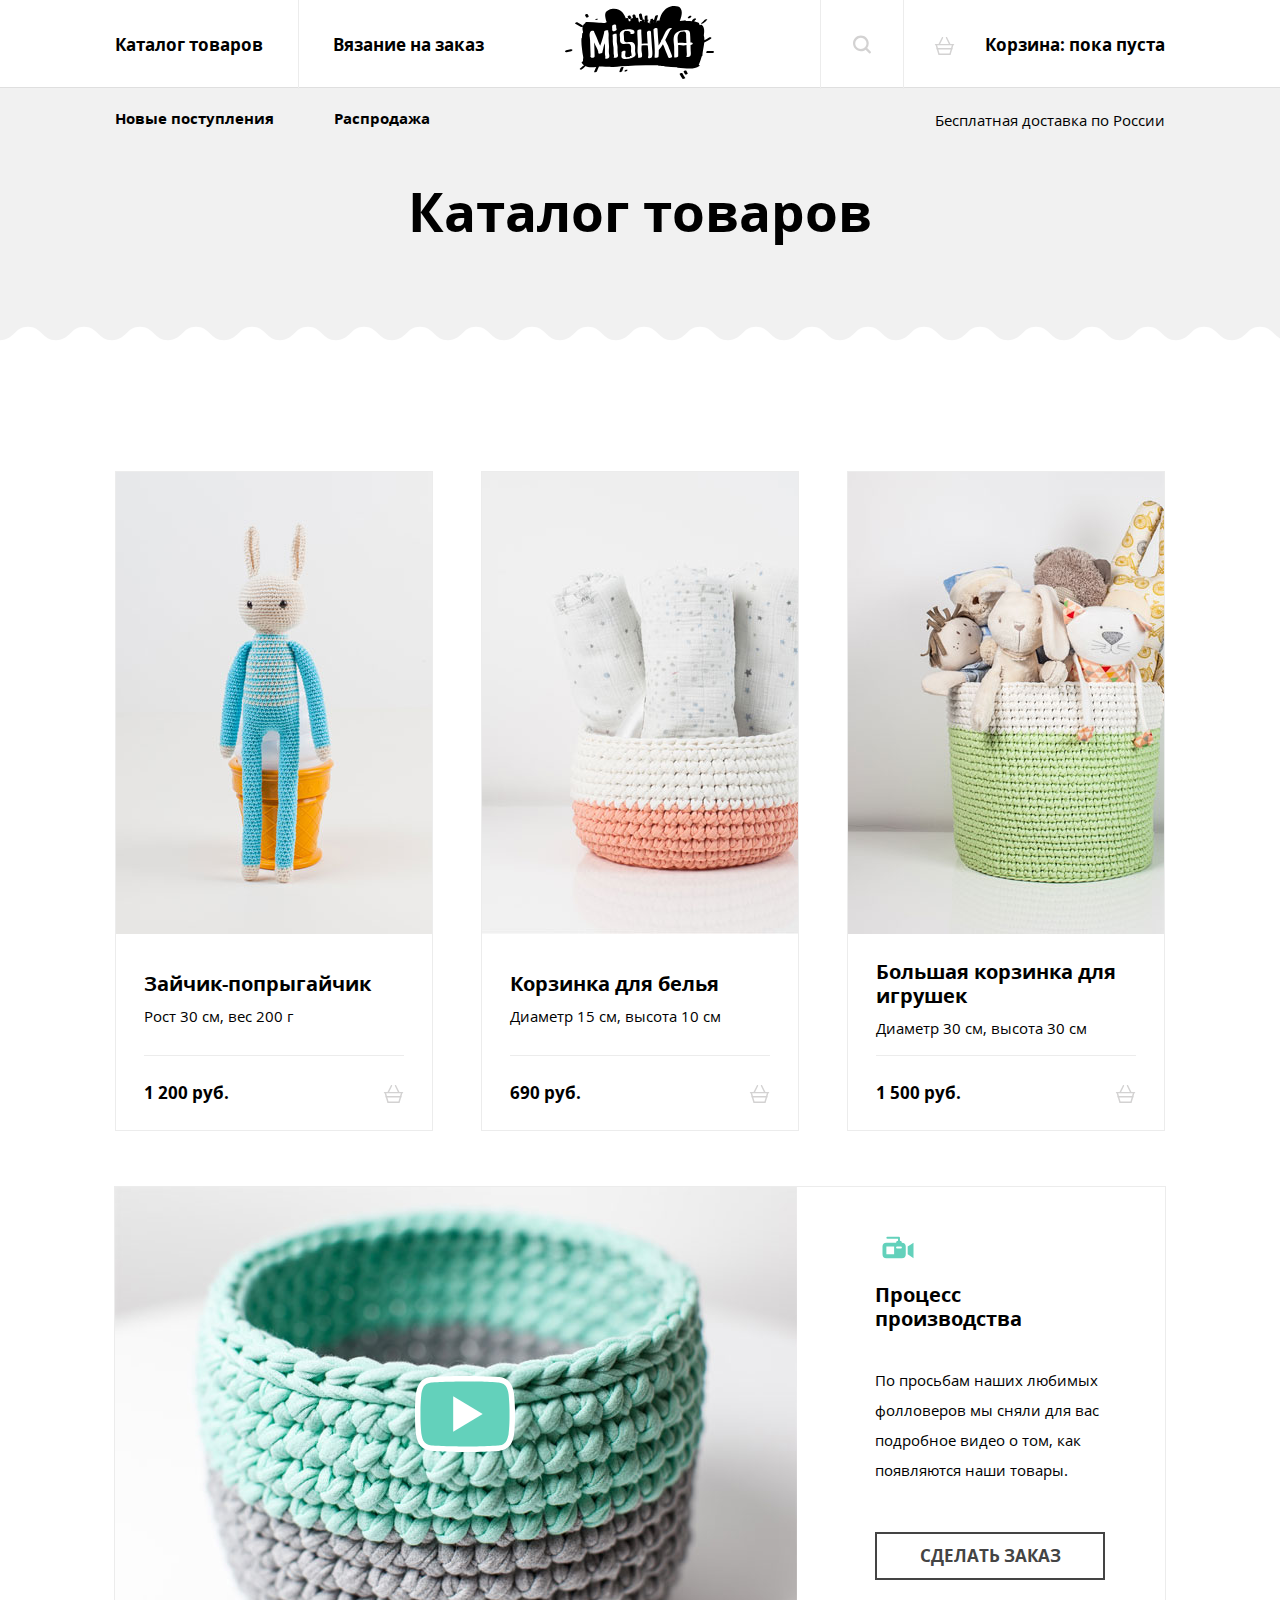
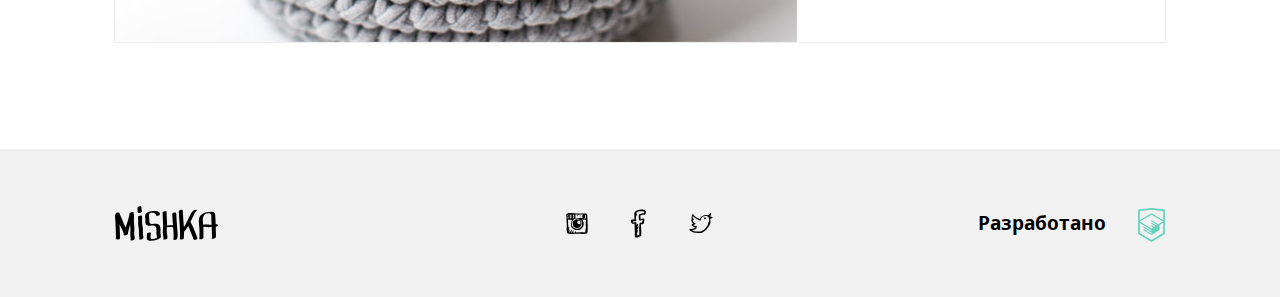
<file: catalog.html>
<!DOCTYPE html>
<html lang="ru">

<head>
  <meta charset="utf-8">
  <meta name="viewport" content="width=device-width, initial-scale=1">
  <title>HTML Academy: Мишка</title>
  <link rel="stylesheet" href="css/style.css">
  <script>
    document.createElement( "picture" );
  </script>
  <script src="js/picturefill.js" async></script>
</head>

<body>
  <svg style="display:none"><symbol id="htmlacademy" viewBox="-238.092 528.983 26.084 33.102"><path d="M-224.917 528.983h-.133l-13.042 1.391v23.965l13.042 7.746 13.042-7.746v-23.965l-12.909-1.391zm11.254 24.363l-11.387 6.752-11.387-6.752v-9.799l11.32 6.752v1.193l-7.746-4.635v1.191l7.813 4.701v1.258l-7.813-4.635v1.191l7.813 4.635 7.878-4.701v-5.031l3.509-2.119v9.999zm-.066-11.256l-3.112 1.854-1.456.861-6.819-4.039v1.191l5.826 3.51h-.066l-.132.066-.861.463-4.833-2.846v1.191l3.841 2.25-.928.596-2.847-1.721v1.191l1.92 1.125-1.92 1.127-11.255-6.688 11.255-6.752 11.387 6.621zm.066-1.191l-11.453-6.752-11.32 6.752v-9.004l11.387-1.191 11.387 1.191v9.004h-.001z"/></symbol><symbol id="icon-cart" viewBox="264.205 370.961 20.294 18.849"><path d="M283.75 378.19h-3.151l-3.407-6.814a.75.75 0 1 0-1.341.671l3.071 6.143h-9.138l3.072-6.143a.75.75 0 0 0-1.341-.671l-3.407 6.814h-3.151a.75.75 0 0 0 0 1.5h.157l.855 2.991a.737.737 0 0 0-.316.595c0 .396.309.71.697.739l1.656 5.795h12.697l1.656-5.795a.745.745 0 0 0 .698-.739.738.738 0 0 0-.316-.596l.854-2.991h.157a.75.75 0 1 0-.002-1.499zm-4.181 10.121h-10.433l-1.224-4.284h12.881l-1.224 4.284zm1.653-5.785h-13.739l-.81-2.836h15.359l-.81 2.836z"/></symbol><symbol id="icon-fb" viewBox="56.519 49.996 14.962 27.718"><path d="M68.181 55.188c1.026.029 1.993 0 2.681-.3.391-.818.556-1.854.619-2.989-.19-.015-.062-.337-.207-.399-.029-.202-.278-.195-.309-.398-.277-.165-.457-.422-.723-.598-.727-.162-1.44-.335-2.164-.499-.849.044-1.895-.103-2.58.1-2.619-.04-3.997 1.12-5.259 2.392-.023.078-.003.197-.105.199-.574 1.587-.125 3.621-.204 5.581.099.436.107.958.204 1.395-.998.296-2.212.387-3.402.499-.317.324-.178 1.089-.206 1.693.085.583.278 1.06.413 1.595.211.193.596.396.825.498.065.029.071.082.103.1.506.268 1.451.008 2.268.1-.136 1.978.256 3.915 0 5.68.007.327.295.382.208.798-.001.963-.067 1.99.208 2.69-.287.455-.497.982-.415 1.794.122.016.114.157.105.299-.075.47.643.175.515.698.162.456-.428.184-.413.498v.896c.53.285 1.462.182 2.268.199.908-.419 2.188-.479 2.785-1.196.459.235.916-.014 1.238-.199-.018-.315.273-.333.205-.698-.004-.328-.173-.496-.103-.896v-2.89c-.206-2.293-.048-4.938-.309-7.176.888-.105 1.917-.075 2.578-.398.357-.451.377-1.23.516-1.895.177-.226.221-.583.206-.996.19-.213.068-.729.104-1.096-.141-.595-.168-1.3-.825-1.39-.884-.235-2.043.595-2.991.299.049-1.134-.293-2.342 0-3.388.746-.181 1.446-.4 2.166-.602zm-3.818 4.783c.117.254.254.486.414.698.079.022.203.003.205.101a10.319 10.319 0 0 0 3.096-.299c0 .998-.271 1.733-.518 2.492-.662.045-1.467.3-1.958.198-.276.165-.372.506-.62.698-.049.441.142.495 0 .797-.201.137-.055.611-.205.796v1.496c.085.281-.146.258-.104.497v3.488c-.085.281.146.258.104.498v2.989c.063.271-.132.791.103.896-.07.364-.412-.021-.824.1-.528.122-.926.369-1.548.4.117-.353.32-.622.311-1.097.049-.381-.365-.312-.516-.49.193-.644.562-1.117.722-1.793.197-.515.714-1.298.31-1.794-.522-.105-.521.293-.826.398-.022.077-.002.196-.103.199-.023.077-.003.196-.103.199.01.12-.151.062 0 0 .022-.078.002-.197.103-.199.023-.077.002-.197.103-.199v-.299c.368-.575.67-1.214.826-1.993.191-.28.283-.656.412-.997.156-.262.34-.869.104-1.195-.517.033-.796.295-.93.697-.32-.189.161-.434.104-.697.138-.231.169-.566.309-.797.202-.413.564-1.304 0-1.596-.438-.023-.612.207-.723.498-.214.191-.43.383-.516.698-.373-.07-.143-.727-.206-1.097-.067-.52.122-.899 0-1.195-.56-.799-2.026-.105-3.197-.299-.108-.307-.222-.984-.104-1.195 1.045-.088 2.479.201 3.197-.199.024-.078.003-.197.104-.199.094-.723-.271-1-.515-1.396.232-.806.04-2.02.104-2.989.233-.141.328-.414.515-.598.112-.955.673-1.476.722-2.49-.273.001-.607-.055-.619.199-.302-.114-.382.479-.515.199-.112-.541.246-.626.309-.997.599-.418 1.212-.82 1.856-1.195 1.741-.244 4.648-.449 6.086.198.051.616-.287.854-.207 1.496h-1.546c-1.092.24-1.987.672-2.991.997-.24.066-.276.331-.516.398-.036.396-.225.646-.311.996-.079 1.431.133 2.589.102 3.978z"/></symbol><symbol id="icon-feature-1" viewBox="-418.165 300.15 27.304 31.854"><path d="M-404.513 332.004c7.539 0 13.652-6.113 13.652-13.654-7.539 0-13.652 6.116-13.652 13.654zm-9.702-17.823a3.793 3.793 0 0 0 5.938 3.126l-.031.285a3.793 3.793 0 0 0 7.584 0l-.031-.285a3.794 3.794 0 0 0 5.939-3.126 3.774 3.774 0 0 0-2.17-3.413 3.785 3.785 0 0 0 2.17-3.414 3.795 3.795 0 0 0-3.792-3.792c-.796 0-1.541.25-2.147.669l.033-.288c0-2.093-1.7-3.792-3.792-3.792a3.796 3.796 0 0 0-3.792 3.792l.031.288a3.752 3.752 0 0 0-2.146-.669 3.795 3.795 0 0 0-3.792 3.792c0 1.512.888 2.807 2.169 3.414a3.776 3.776 0 0 0-2.171 3.413zm9.702-7.205a3.792 3.792 0 1 1 0 7.58 3.792 3.792 0 0 1 0-7.58zm-13.652 11.374c0 7.541 6.112 13.654 13.651 13.654.001-7.538-6.112-13.654-13.651-13.654z"/></symbol><symbol id="icon-feature-2" viewBox="0 0 34.372 34.374"><path d="M.286 14.069a17.244 17.244 0 0 0 .008 6.301l4.121-3.21-4.129-3.091zM24.403 1.585C19.62-.623 13.959-.559 9.149 1.992l7.513 5.625 7.741-6.032zM33.901 13.175l-4.813 3.748 4.938 3.695a17.248 17.248 0 0 0-.125-7.443zM9.209 32.414c4.844 2.534 10.724 2.649 15.729.112l-8.097-6.063-7.632 5.951zM7.914 14.433L1.681 9.767c-.32.669-.595 1.356-.825 2.056l5.308 3.974 1.75-1.364zM18.593 25.103l8.336 6.241a17.28 17.28 0 0 0 1.74-1.372l-8.326-6.234-1.75 1.365zM11.413 11.707L4.002 6.158a17.073 17.073 0 0 0-1.269 1.723l6.931 5.189 1.749-1.363zM22.093 22.375l8.092 6.06c.471-.545.904-1.111 1.297-1.701l-7.639-5.721-1.75 1.362zM14.913 8.98L7.196 3.203a17.436 17.436 0 0 0-1.709 1.394l7.676 5.747 1.75-1.364zM25.592 19.649l6.972 5.221c.33-.662.615-1.342.855-2.033l-6.077-4.55-1.75 1.362zM26.448 2.706L.88 22.626c.233.698.513 1.387.839 2.059l26.52-20.663a17.11 17.11 0 0 0-1.791-1.316zM30.743 6.624a17.418 17.418 0 0 0-.939-1.106L2.786 26.567c.262.4.542.797.843 1.183.142.183.288.358.436.534l27.09-21.108c-.134-.186-.269-.37-.412-.552zM32.298 8.999L5.552 29.838c.544.501 1.114.962 1.708 1.382l25.962-20.228a17.158 17.158 0 0 0-.924-1.993z"/></symbol><symbol id="icon-feature-3" viewBox="-412.547 302.168 30.411 17.845"><path d="M-384.687 302.168h-25.312a2.55 2.55 0 0 0-2.549 2.549v12.747a2.55 2.55 0 0 0 2.549 2.549h25.312a2.55 2.55 0 0 0 2.55-2.549v-12.747a2.55 2.55 0 0 0-2.55-2.549zm-25.886 16.29v-14.517h26.25v14.517h-26.25z"/><path d="M-408.023 315.91h21.152v-9.419h-21.152v9.419zm10.682-8.181a3.472 3.472 0 0 1 0 6.942 3.47 3.47 0 0 1-3.47-3.47 3.47 3.47 0 0 1 3.47-3.472z"/></symbol><symbol id="icon-feature-4" viewBox="-408.667 302.566 30.49 13.054"><path d="M-385.972 305.781c-2.054-.546-4.414-.938-6.958-.938-1.627 0-3.072.137-4.34.351l-3.82-2.628-7.576.003 3.272 3.482h4.756c-2.579.899-3.806 1.979-3.806 1.979l.001 2.127s1.302 1.076 3.903 1.98l-4.854-.003-3.272 3.484 7.575.001 3.837-2.643c1.273.225 2.715.365 4.324.365 2.546 0 4.905-.393 6.959-.938-.662-.999-1.078-2.107-1.08-3.309.001-1.205.415-2.314 1.079-3.313zM-384.045 306.364c-.723.904-1.108 1.83-1.106 2.725-.004.9.381 1.823 1.108 2.73 3.603-1.218 5.866-2.727 5.866-2.727s-2.262-1.509-5.868-2.728z"/></symbol><symbol id="icon-feature-5" viewBox="0.365 2.821 31.271 26.359"><path d="M31.636 11.086a8.268 8.268 0 0 0-8.267-8.266 8.26 8.26 0 0 0-7.37 4.535 8.255 8.255 0 0 0-7.37-4.535 8.265 8.265 0 0 0-8.265 8.266c0 8.636 13.868 18.093 15.634 18.093 1.771.001 15.638-9.413 15.638-18.093z"/></symbol><symbol id="icon-feature-6" viewBox="0.751 0.835 30.497 30.33"><path d="M3.454 31.165h11.674V18.179H3.454v12.986zM29.766 9.113h-6.848c.486-.25.92-.514 1.305-.79 1.482-1.058 2.263-2.399 2.259-3.733.002-1.091-.521-2.056-1.269-2.708A4.275 4.275 0 0 0 22.398.835c-1.14-.001-2.198.393-3.101.998-1.361.914-2.434 2.289-3.196 3.798a8.954 8.954 0 0 0-.108.22 12.02 12.02 0 0 0-.972-1.674c-.646-.919-1.422-1.735-2.331-2.344-.906-.604-1.963-.998-3.103-.998-1.132.003-2.17.478-2.945 1.208-.773.731-1.317 1.761-1.32 2.928a3.82 3.82 0 0 0 .607 2.043c.515.813 1.33 1.521 2.459 2.101H2.236c-.82 0-1.485.664-1.485 1.482v5.506h14.375v-6.99h1.749v6.989h14.373v-5.506a1.478 1.478 0 0 0-1.482-1.483M8.888 6.929c-.58-.364-.933-.732-1.138-1.06a1.655 1.655 0 0 1-.276-.899c-.004-.47.231-.973.646-1.364.407-.389.959-.622 1.458-.622h.011c.64 0 1.276.216 1.911.638.951.626 1.845 1.728 2.47 2.975a9.83 9.83 0 0 1 .737 1.949c-2.88-.301-4.744-.937-5.819-1.617m9.839-1.52c.52-.744 1.128-1.369 1.761-1.788.636-.421 1.271-.639 1.911-.639h.005c.536 0 1.043.205 1.396.515.352.313.533.688.533 1.093-.002.479-.252 1.175-1.369 1.99-1.062.771-2.894 1.562-5.719 2.115a9.86 9.86 0 0 1 1.482-3.286m-1.85 25.756h11.676V18.179H16.877v12.986z"/></symbol><symbol id="icon-insta" viewBox="53.115 53.19 21.769 21.334"><path d="M74.881 65.336c-.013-2.395-.344-4.788-.303-7.135a37.854 37.854 0 0 0-.152-2.278c-.105-.3-.111-.699-.152-1.062-.26-.17-.222-.64-.456-.835-.423-.233-1.201-.114-1.744-.22-.657-.026-1.254-.115-1.899-.153-1.936-.101-3.973-.076-5.996-.076-2.001 0-3.954-.145-5.695-.379h-2.202c-.097.004-.105.098-.227.076-.599.034-1.077.188-1.595.303-.21.119-.421.235-.683.304-.136.192-.513.145-.607.379-.186.212.185.451 0 .607v.911c.173.13.027.58.075.835v.987c-.017 1.281.134 2.397.076 3.72.467 2.762.374 6.537.076 9.413.155.579.363 1.105.455 1.746.256.479.335 1.133.683 1.52.502.206 1.233.186 1.898.229.383.098.667.293 1.14.3 2.843-.21 5.496-.154 8.427-.229 2.704.24 5.802.188 8.275-.228.195-.134.128-.529.228-.76-.056-.385.207-.449.228-.759.131-2.395.164-4.789.15-7.216zm-12.982-6.225c.757-.153 1.48-.341 2.429-.304.71.076 1.287.283 1.897.456.116.184-.243.547.153.684v.076c.059.017.149.002.151.076.445.035.794.167 1.063.379.45.055.536.476 1.138.3-.091.213-.084.524-.075.835.324 1.183.475 2.81.303 4.252-.164.163-.215.442-.303.683-.311.322-.481.785-.836 1.062-.095.236-.25.408-.454.533-.116.213-.206.452-.457.53-.298.163-.577.011-.834-.076-.446.162-.904.312-1.215.607-.816-.096-1.648-.175-2.43-.304-.242-.139-.487-.273-.835-.305a1.997 1.997 0 0 0-.836-.455c-.101-.127-.337-.118-.455-.229-.198-.029-.229-.227-.456-.229-.118-.412-.443-.618-.532-1.062-.226-.331-.308-.805-.455-1.215-.043-1.434.091-2.692.379-3.796.346-.591.779-1.094 1.138-1.67.249.021.365-.09.38-.304.306.053.434-.072.684-.075.257.008.269-.309.458-.449zm-1.67-2.733c-.117-.263-.066-.691-.075-1.062-.007-.285.278-.279.304-.532-.003-.074-.093-.059-.152-.076.126-.146.701-.097.834 0 .132.537-.354.455-.531.684.011.167.322.032.456.076.029.854-.059 1.496 0 2.202h-.456c-.007.234.229.226.456.228-.059.286.092.363.075.607-.226.153-.716.042-1.062.075-.103-.594.235-1.375.151-2.202zm-.683-1.594c.088-.013.134.016.151.076.179.253.01.683-.076.911-.173-.179-.026-.682-.075-.987zm.152 1.822c-.132-.069-.168-.237-.152-.456.132.071.167.238.152.456zm0 1.367c-.058.139-.082-.045-.076-.152.058-.139.081.045.076.152zm-.152.228c.175-.024.084.219.228.227-.009.193-.283.179-.38.077.039-.112.113-.193.152-.304zm-2.354-1.216c.006-.108.013-.214-.076-.228-.073-.733.13-1.415 0-1.973.25-.155.769-.042 1.139-.077v1.139c-.088.064-.203.101-.379.077-.054.28.324.131.379.304.008.853-.056 1.777.152 2.429-.565-.059-.906.107-1.442.076.097-.612-.019-1.435.531-1.594-.012-.141-.257-.047-.304-.153zm-.531 0c-.204.021-.217-.534-.077-.607.328.006.249.501.077.607zm-.152.988c.077-.312.034-.304.075-.683.228.013.26.77-.075.683zm.228-2.05c-.263.054-.273-.266-.153-.38.263-.053.272.267.153.38zm0-1.139c.033.159-.052.201-.076.304-.176.023-.084-.219-.229-.229.025-.102.191-.062.305-.075zm-.228 3.721c.148-.031.11.345-.076.227a.363.363 0 0 0 .076-.227zm-.684-3.721c.029.259-.438.32-.379 0h.379zm-.987.076c-.034.219-.326.179-.379.379-.214-.17.084-.468.379-.379zm-.455.759c.226-.205.451-.41.684-.607-.021-.123.071-.131.076-.228h.229c.102.381-.261.296-.305.531.021.122-.072.131-.075.227.02.335.121.588.075.988-.27.008-.276.28-.607.227.022-.428-.135-.674-.077-1.138zm.076 3.265V57.29c.195-.185.396-.364.607-.532.295.489.179 1.392.455 1.897-.275.157-.75.111-1.062.229zM72.68 69.968c-.109.954-.158 1.968-.379 2.809-2.89.123-6.02.005-8.883.153-.199.045-.273-.031-.229-.229-.253 0-.258.247-.531.229.201-.336.438-.898.151-1.291-.797.013-.797.821-1.138 1.291-.686-.053-1.137.127-1.823.075.18-.705.75-1.021.911-1.745-.395-.55-.989.138-1.214.455-.204.48-.557.81-.76 1.29H57.8c.238-.469.489-.926.759-1.366.171-.512.625-.741.683-1.367-.157-.28-.42-.029-.683 0-.123.182-.272.335-.38.531-.232.376-.501.714-.684 1.14-.181.208-.335.003-.53.227-.389.271-.581.736-.988.987-.174-.06.039-.356.153-.38.045-.181-.096-.55.075-.607.063-.366.212-.647.379-.91.119-.742.521-1.199.684-1.898-.559.099-.674.643-.988.987-.212.445-.542.772-.683 1.291-.174-.131-.028-.58-.076-.836.122-.586.298-1.119.38-1.746.133-.22.173-.535.228-.834.168-.209.046-.61-.077-.761-.226.027-.374.133-.455.304-.192-.032-.193.506-.304.304-.045-2.587-.451-4.812-.456-7.438.026-.331-.183-.424-.228-.685 1.629.028 3.121.091 4.783.229-.089.139-.199.257-.304.379-.144.07-.226.173-.378.304-.604 1.653-.975 3.984-.607 6.15.229.58.589 1.029.986 1.441.907.485 1.635 1.149 2.506 1.671 1.701.361 3.84.369 5.541 0 .236-.12.484-.226.685-.38 1.364-1.242 2.753-2.459 2.961-4.859v-1.367c-.197-1.598-.688-2.905-1.747-3.644.331-.22 1.099.043 1.67.076.223.013.447.014.684 0 .408-.024.928-.055 1.443 0 .144.187.113.544.228.76-.062 1.684-.192 3.3-.152 5.087.103.454.127.986.229 1.441-.091.973-.237 1.89-.457 2.732zm.379-11.16c-.639-.12-1.232-.284-1.897-.379.072-.333.799-.01.987-.228.385-.223.295-.92.304-1.51.032-.348.114-.644.076-1.063-.401-.951-1.783-.421-2.886-.455-.225.718-.47 1.8-.304 2.657.169.49 1.024.292 1.519.456-.14.332-.688.057-.987.076-.296-.083-.707-.052-.986-.151-2.285.078-4.284.004-6.529.151.117-1.248.063-2.465-.076-3.645h3.112c-.344.364-.912.507-1.29.835-.44.244-.861.505-1.139.911.249.134.535-.245.759-.379.355-.074.479-.381.835-.455.423-.438 1.096-.625 1.67-.912.378-.022.697.013.987.077 1.283.007 2.456.126 3.796.076.614.145 1.45.069 1.974.304.107.298.231.579.305.911.008.986-.149 1.816-.23 2.723zm-5.845-3.72c.11-.047-.009-.092 0 0zm0 0c-.529.154-1.019.348-1.367.682.484-.198 1.059-.306 1.367-.682zm1.062.607c.111-.047-.007-.091 0 0zm-1.746.911c.727-.158 1.181-.591 1.746-.911-.437.019-.592.32-.987.379-.215.217-.6.26-.759.532zm-.683-.835c-.111.047.007.092 0 0zm-.683.607c.11-.046-.008-.092 0 0zm-.075.076c.063.014.07-.03.075-.076-.064-.014-.072.03-.075.076zm-.077.076c.064.014.072-.03.077-.076-.067-.013-.072.029-.077.076zm-.834.608c.346-.134.613-.348.834-.607a2.018 2.018 0 0 0-.834.607zm2.276.987c.533-.049.749-.416 1.215-.531.284-.298.784-.381.987-.76-.56.023-.766.399-1.216.531-.284.297-.751.413-.986.76zm-2.276-.987c-.317-.074-.016.227 0 0zm-.533.379c.021.021.115-.037.076-.077-.021-.02-.116.038-.076.077zm2.809.608c-.11.047.007.091 0 0zm-1.14 1.821c-.223-.231-.676-.233-.986-.379-.697-.038-1.223.093-1.746.229-.304.151-.607.304-.91.454-.266.166-.444.417-.76.532-.205.225-.352.51-.684.607-.004.223-.173.281-.304.379-.089.115-.094.312-.227.381-.007.12.036.29-.076.303.108 1.512.291 2.948.683 4.177.287.623.975.846 1.442 1.29.589.297 1.328.444 2.126.531.277-.052.553-.105.911-.076a5.088 5.088 0 0 0 2.81-1.441c.1-.281.252-.508.455-.684-.254-.671.293-1.098.455-1.59.002-1.344-.201-2.48-.607-3.415-.256-.579-.92-.751-1.366-1.139-.059-.018-.15-.003-.151-.077-.269-.136-.733-.239-1.065-.082zm-3.415 4.327c-.113-.063-.109-.244-.152-.379.256-.078.118.237.152.379zm.076.305c.041-.117.079-.006.076.075-.04.118-.079.005-.076-.075zm.456-2.051c.015-.086.075-.042.075 0-.014.087-.075.043-.075 0zm1.67-2.125c-.203.258.041.576.077.836-.305-.039-.574-.887-.077-.836zm.379 3.948c-.04-.038.055-.097.076-.076.04.038-.054.097-.076.076zm.759 2.884c.034-.109.066.008.152 0-.018.097-.15.077-.152 0zm2.201-2.581c-.233-.057-.145.208-.379.152.069-.159.118-.338.229-.455.134.019.172.13.15.303zm-1.137-3.796c.211.119.441.217.606.381.085.219.243.363.38.529.058.778.179 1.492.151 2.354-.257.099-.438.271-.683.381-.78-.006-1.358-.212-1.897-.456-.171-.259-.355-.505-.532-.759v-1.062c.17-.185.319-.391.456-.607.228-.127.508-.201.454-.607-.038-.062-.078-.124-.075-.229.158.045.245.159.379.229.323.017.41-.2.761-.154z"/></symbol><symbol id="icon-mail" viewBox="0 0 32 32"><path d="M28 5H4a4 4 0 0 0-4 4v13a4 4 0 0 0 4 4h24a4 4 0 0 0 4-4V9a4 4 0 0 0-4-4zM2 10.25l6.999 5.25L2 20.75v-10.5zM30 22c0 1.104-.898 2-2 2H4c-1.103 0-2-.896-2-2l7.832-5.875 4.368 3.277a3 3 0 0 0 3.599 0l4.369-3.277L30 22zm0-1.25l-7-5.25 7-5.25v10.5zm-12.801-2.148c-.35.263-.763.4-1.199.4s-.851-.139-1.2-.4L10.665 15.5l-.833-.625L2 9.001V9c0-1.103.897-2 2-2h24c1.102 0 2 .897 2 2l-12.801 9.602z"/></symbol><symbol id="icon-phone" viewBox="0 0 24.829 24.333"><path d="M17.321 24.333h-1.115c-4.904-.58-8.497-2.857-11.11-5.772C2.473 15.637.402 11.875 0 6.817V5.459c.091-.921.544-1.55 1.067-2.086.65-.666 1.63-1.522 2.522-1.553.659-.022 1.78.451 2.232 1.066.388.53.595 1.59.775 2.378.185.797.6 1.95.485 2.717-.176 1.196-1.764 1.703-2.231 2.572 1.551 3.721 4.089 6.456 7.472 8.345.847-.465 1.595-1.864 2.767-1.892.428-.012.972.209 1.406.34.477.143.891.326 1.311.484.705.266 1.957.621 2.378 1.213.433.61.681 1.608.581 2.231-.194 1.234-2.227 2.603-3.444 3.059zM12.529 1.528c5.949 0 10.771 4.822 10.771 10.771h1.529C24.829 5.507 19.323 0 12.529 0v1.528z"/><path d="M12.529 9.327v1.552a1.42 1.42 0 0 1 1.421 1.42h1.553a2.973 2.973 0 0 0-2.974-2.972zM12.529 6.246a6.054 6.054 0 0 1 6.056 6.054h1.588a7.642 7.642 0 0 0-7.644-7.641v1.587z"/></symbol><symbol id="icon-play" viewBox="247.3 382.56 100.678 76.891"><path d="M344.255 400.708s-.92-7.008-3.785-10.078c-3.632-4.041-7.674-4.066-9.541-4.297-13.326-1.023-33.303-1.023-33.303-1.023h-.051s-19.978 0-33.304 1.023c-1.867.23-5.908.256-9.54 4.297-2.84 3.096-3.786 10.078-3.786 10.078s-.896 8.211-.896 16.422v7.699c0 8.21.947 16.421.947 16.421s.921 7.009 3.785 10.078c3.632 4.041 8.364 3.913 10.487 4.349 7.622.767 32.356 1.022 32.356 1.022s20.003-.025 33.329-1.048c1.867-.23 5.908-.256 9.54-4.298 2.84-3.069 3.786-10.078 3.786-10.078s.946-8.21.946-16.421v-7.699c-.023-8.236-.97-16.447-.97-16.447z"/><path d="M297.614 459.449h-.016c-1.015-.011-24.946-.266-32.604-1.037l-.14-.014-.137-.028c-.271-.056-.668-.107-1.126-.167-2.503-.328-7.159-.938-10.839-5.019-3.354-3.616-4.377-10.771-4.483-11.576l-.005-.043c-.039-.342-.965-8.463-.965-16.736v-7.699c0-8.266.875-16.378.912-16.72l.009-.071c.108-.802 1.155-7.928 4.474-11.557 3.996-4.439 8.531-4.899 10.712-5.121.192-.02.37-.037.529-.058l.126-.013c13.277-1.019 33.312-1.031 33.514-1.031h.051c.201 0 20.236.013 33.514 1.031l.126.013c.159.021.337.038.529.058 2.179.221 6.71.682 10.704 5.112 3.354 3.616 4.377 10.771 4.483 11.577l.005.043c.039.342.965 8.459.99 16.753v7.708c0 8.273-.926 16.395-.965 16.736l-.007.053c-.108.805-1.156 7.953-4.478 11.562-3.994 4.435-8.527 4.896-10.707 5.117-.193.02-.371.037-.53.057l-.126.013c-13.276 1.02-33.334 1.057-33.535 1.058l-.015-.001zm-31.944-6.497c7.477.729 31.216.989 31.968.997.657-.001 20.135-.049 33.047-1.036.178-.021.371-.041.58-.062 1.836-.186 4.608-.468 7.186-3.335l.026-.029c1.825-1.974 2.853-6.928 3.075-8.552.059-.514.926-8.358.926-16.08v-7.699c-.023-7.76-.896-15.627-.951-16.109-.32-2.382-1.434-6.789-3.066-8.539l-.035-.038c-2.577-2.868-5.351-3.149-7.186-3.336a34.367 34.367 0 0 1-.58-.062c-13.066-.998-32.834-1.011-33.033-1.011h-.051c-.198 0-19.967.013-33.033 1.011a33.29 33.29 0 0 1-.58.062c-1.835.187-4.607.468-7.186 3.336l-.019.021c-1.828 1.993-2.855 6.924-3.082 8.552-.062.591-.875 8.399-.875 16.089v7.699c0 7.749.871 15.598.926 16.083.32 2.381 1.433 6.789 3.066 8.539l.035.039c2.322 2.584 5.303 2.975 7.479 3.259.481.061.939.121 1.363.201z"/><g><path d="M285.733 403.138v35.708l29.747-17.854z"/></g></symbol><symbol id="icon-search" viewBox="-0.8 -0.8 17.6 17.6"><path d="M16.47 14.93l-3.415-3.415A7.67 7.67 0 0 0 14.6 6.899C14.6 2.646 11.153-.8 6.9-.8S-.8 2.646-.8 6.899s3.446 7.7 7.699 7.7c1.734 0 3.326-.58 4.613-1.546l3.417 3.416c.203.202.418.33.771.33a1.1 1.1 0 0 0 1.1-1.1c0-.24-.061-.499-.33-.769zM1.399 6.899a5.5 5.5 0 1 1 11 0c0 3.038-2.462 5.5-5.5 5.5s-5.5-2.461-5.5-5.5z"/></symbol><symbol id="icon-twitter" viewBox="52.253 53.771 23.494 20.168"><path d="M75.706 57.855c-.227-.366-.909-.277-1.407-.371h-1.112c.142-.353.343-.646.52-.963.056-.438.254-.734.223-1.26.129-.167.176-.417.296-.593.104-.144.242-.477.074-.667-.051-.221-.295-.249-.593-.222a.515.515 0 0 0-.222.148c-.448.433-.778 1.014-1.261 1.408-.009.008-.062 0-.074 0-.087.005-.033.046-.075.074-.146.098-.257.152-.369.223-.284.176-.547.445-.891.519-.529-.211-1.156-.326-1.852-.37-1.157.102-2.303.215-3.038.741-.911.35-1.477 1.042-2.149 1.63-.049.32-.342.398-.37.741-.005.045-.012.088-.073.074.043.241-.051.345-.074.519-.001.133.199.431 0 .52-.822-.12-1.485-.63-2.149-.964-.718-.36-1.468-.604-2.074-1.111-.716-.322-1.26-.816-1.778-1.334-.208-.312-.542-.496-.667-.89-.379-.164-.175-.912-.741-.889-.315-.043-.345.199-.444.37-.07.227-.361.232-.371.519-.004.046-.011.088-.074.075-.17 1.089-.527 1.992-.519 3.26.129.415.35.738.593 1.038-.418.051-.716.222-.89.519-.06 1.073.378 1.647.742 2.297.134.384.352.685.593.963.017.229.206.288.296.445.019.105.123.125.149.223-.04.105.289.18.073.221-.413.131-1.016.07-1.259.371-.109.279-.109.833 0 1.111.034.237.282.262.296.519.499.417 1.082.747 1.631 1.112.574.166 1.211.271 1.852.37-.102.343-.338.551-.593.741-.78.381-1.849.474-2.742.74-.555.038-.956.23-1.556.223-.333.127-.854.075-1.112.223-.122.068-.102.096-.222.221-.134.412.111.74.444.89-.005.253.219.276.371.371.089.183.254.29.445.37.544.468 1.268.759 1.927 1.112.83.183 1.648.376 2.52.519.896.116 1.901.124 2.816.222h.963c.511.132 1.23.054 1.853.074.095-.102.322-.073.519-.074.522-.269 1.196-.385 1.631-.74.574-.241.989-.642 1.557-.89.866-.765 1.937-1.324 2.519-2.37.205-.189.351-.438.445-.74.265-.156.385-.454.593-.667.404-.41.706-.924 1.037-1.4.319-.496.576-1.054.89-1.556-.01-.405.306-.484.296-.89.193-.226.177-.662.371-.88-.033-.255.029-.415.074-.594.047-1.281-.047-2.422-.297-3.407.588-.155 1.181-.302 1.631-.593.52-.206.993-.603.808-1.281zm-3.408 4.076c-.153.859-.615 1.41-1.038 2.001.059.379-.104.538-.073.889a4.303 4.303 0 0 0-.371 1.037c-.203.267-.332.606-.519.89-.366.548-.777 1.051-1.186 1.557-.378.56-.912.965-1.334 1.481-.42.493-.942.885-1.407 1.334-.474.17-.89.396-1.26.667a5.06 5.06 0 0 0-.667.296c-.177.146-.499.145-.668.29-1.086.147-2.3.17-3.555.148-1.031-.105-2.115-.159-3.039-.371-.922-.189-1.511-.712-2.297-1.037.153-.242.634-.154.963-.222.031-.166.394-.003.444-.149.257.06.285-.109.52-.07.563-.201 1.23-.302 1.705-.593.282-.138.406-.434.667-.593.033-.189.104-.341.222-.444.047-.275.201-.441.148-.815.111-.21.299-.343.296-.667-.074-.147-.128-.316-.296-.371-.026-.196-.377-.067-.444-.222-.255.032-.416-.029-.593-.075-.154-.043-.487.092-.519-.073-.842-.023-1.3-.43-1.853-.74.431-.262 1.032-.353 1.333-.742.516-.076 1.058-.129 1.112-.666 0-.717-.771-.661-1.333-.815-.773-.66-1.194-1.672-1.779-2.52.238-.157.564-.226.741-.444.454.058.54-.251.667-.52.019-.488-.333-.605-.593-.815a3.49 3.49 0 0 1-.667-.74c-.003-.818-.021-1.652.074-2.372.063-.014.07.029.074.074.227.441.559.775.815 1.186.532.357.925.853 1.556 1.112.452.413 1.108.621 1.557 1.038.601.263 1.158.57 1.704.889.669.194 1.056.673 2.001.593.198-.098.394-.199.593-.297.258-.456-.059-1.079.147-1.63.255-.659.797-1.031 1.26-1.481.29-.155.555-.335.815-.519.347-.098.675-.216.964-.37a6.223 6.223 0 0 0 1.037-.148h1.26c.244.052.475.119.74.148.209.137.38.313.666.371.789.693 1.271 1.696 1.409 3.039-.122.484.053.873.001 1.481zm.296-5.632c-.129.34-.23.707-.593.815-.017-.105-.122-.125-.147-.222-.012-.209.209-.186.296-.296.162-.085.245-.248.444-.297-.007-.09.108-.046 0 0zm-5.484 3.038c.163.135.284.31.519.371.101.221.314.327.594.37.047-.15.346-.049.37-.222.174-.023.166-.229.296-.297-.018-.55-.129-1.006-.37-1.333-.758-.423-1.676.039-1.409 1.111z"/></symbol><symbol id="icon-video" viewBox="0 0 32 32"><path d="M26 15l6-4v16l-6-4v-8zm-2 0v8a4 4 0 0 1-4 4H4a4 4 0 0 1-4-4v-8a4 4 0 0 1 4-4h10a2 2 0 0 1 2-2V7H5a1 1 0 1 1 0-2h12a1 1 0 0 1 1 1v3a2 2 0 0 1 2 2 4 4 0 0 1 4 4zm-12 0H4v8h8v-8zm8 1a1 1 0 0 0-1-1h-4a1 1 0 1 0 0 2h4a1 1 0 0 0 1-1z"/></symbol><symbol id="logo-footer" viewBox="0 0 101.615 34.056"><path d="M19.135 21.495c-.083-2.683-.51-5.347-.475-8.035.028-2.174.389-4.41-.36-6.495.047-.237.096-.473.14-.711.193-1.045-3.271-.492-3.813.464-.343.28-.519.615-.375.957.037.086.069.174.102.261-.656 3.204-1.57 6.306-2.621 9.412-.402 1.188-.888 2.349-1.298 3.533-.582-1.104-1.169-2.194-1.643-3.377-1.374-3.433-2.612-6.902-4.287-10.206.19-1.528-3.204-1.368-3.873.032-.809 1.694-.705 3.403-.438 5.214.3 2.042.353 4.05.377 6.111.047 3.976.358 7.943.417 11.919-.354.395-.461.881-.091 1.375.162.216.361.382.571.549.904.724 3.5.107 3.496-1.271-.014-4.123-.312-8.238-.42-12.358a98.054 98.054 0 0 1-.024-1.21l.171.434c.64 1.604 1.31 3.163 2.185 4.654.868 1.478 1.303 3.064 1.803 4.677-.189.217-.303.462-.233.708-.039.18.07.292.251.36.639.548 1.841.274 2.509-.007a6.07 6.07 0 0 0 .826-.424c.345-.212.883-.679.729-1.159l-.087-.279c.47-1.27.709-2.589.965-3.93.272-1.428.782-2.78 1.295-4.133.052.619.106 1.238.156 1.855.204 2.554.033 5.072.007 7.626-.008.847.054 1.633.219 2.461.068.343.367 1.808.281 1.887-.611.564-.433 1.257.385 1.437.915.201 2.081-.105 2.77-.742 1.198-1.106.632-2.845.361-4.241-.452-2.342.095-4.964.022-7.348zM27.499 22.17c-.074-1.988-.765-3.862-.774-5.872-.011-2.305.181-4.593-.155-6.886-.106-.725-4.056.1-3.917 1.05.309 2.11.197 4.229.159 6.354-.037 2.044.468 3.898.73 5.904.269 2.054-.084 4.157.149 6.213.109.962.75 2.743.089 3.58-.42.532 1.469.342 1.553.326.769-.142 1.793-.392 2.304-1.038.653-.828.196-2.426.053-3.357-.316-2.059-.114-4.195-.191-6.274zM43.828 18.851c-2.062-2.784-5.889-.78-8.561-1.54-1.377-.392-1.395-2.271-1.392-3.396.004-1.426-.114-2.732-.273-4.146-.119-1.052-.024-2.121.746-2.904.142-.144.859-.336.81-.339a8.132 8.132 0 0 1 1.067-.093c1.549-.066 4.613.232 4.019 2.483-.266 1.01 3.596.431 3.877-.637 1.213-4.598-7.284-3.714-9.686-3.078-2.21.588-4.648 1.846-4.775 4.399-.061 1.219.273 2.379.325 3.587.061 1.39-.198 2.776.289 4.118 1.082 2.982 5.52 1.576 7.778 1.745 3.845.287 2.697 5.469 2.748 7.883.027 1.288 1.181 3.429.211 4.507-.595.662-1.982.699-2.792.768-.813.068-2.201.312-2.742-.461-.993-1.418.091-3.799-.121-5.425-.121-.924-4.066-.095-3.917 1.05.342 2.627-1.399 6.145 2.402 6.596 2.441.289 5.191-.161 7.5-.928 1.196-.396 2.307-.942 3.243-1.793 1.035-.941.694-2.348.417-3.547-.677-2.918.731-6.279-1.173-8.849zM61.155 18.662c-.122-3.777-.69-7.513-.706-11.297-.008-1.971-3.963-1.305-3.957.343.015 3.608.497 7.167.682 10.764l.013.221c-1.949-.018-3.899.177-5.853.246.201-4.633-.611-9.227-.435-13.857.022-.582-3.874-.09-3.917 1.049-.171 4.475.587 8.915.453 13.392-.064 2.136-.245 4.264-.259 6.402-.007 1.095.171 2.183.329 3.263.146.999.484 2.331.182 3.318-.237.772 3.561.29 3.862-.694.544-1.778-.222-4.039-.405-5.839-.175-1.725-.039-3.499.083-5.248 2.03-.13 4.059-.297 6.08-.012.09 1.378.196 2.754.322 4.134a45.83 45.83 0 0 1 .196 3.475c.015 1.019.142 2.496-.221 3.461-.773 2.057 3.15 1.889 3.723.364.703-1.87.502-4.199.383-6.164-.148-2.443-.477-4.874-.555-7.321zM78.087 23.136c-.939-2.758-2.373-5.177-3.616-7.797 1.001-1.949 2.018-3.898 2.932-5.888.831-1.808 1.446-3.819 3.08-5.092.574-.447.55-.896-.255-.951-.875-.061-2.064.192-2.77.742-1.485 1.158-2.427 2.563-3.201 4.268a160.304 160.304 0 0 1-2.914 6.075l-.224.443c-.49.315-.785.762-.639 1.266-.792 1.563-1.6 3.117-2.499 4.61-.299-5.534-.955-11.061-1.15-16.6-.045-1.27-3.971-.479-3.917 1.049.243 6.868 1.219 13.719 1.286 20.587l-.047.051c-.301.308-.19.494.051.602a60.756 60.756 0 0 1-.209 5.254c-.472.745.463 1.139 1.084 1.139h.096c.739 0 2.626-.35 2.718-1.364.191-2.1.251-4.196.232-6.291 1.59-1.715 2.89-3.63 4.055-5.635.759 1.48 1.482 2.972 1.989 4.582.861 2.741 2.299 5.261 3.131 8.014.544 1.806 4.457.738 3.917-1.049-.829-2.753-2.204-5.297-3.13-8.015zM101.59 18.501c-.21-.832-1.372-.849-2.271-.77-.012-.335-.02-.671-.036-1.006-.125-2.661-.165-5.379-.392-8.032-.209-2.458-1.585-3.337-3.972-3.247-2.416.092-5.229.527-7.482 1.403-2.607 1.014-4.058 2.935-4.559 5.681-.549 3.014.24 6.219.373 9.246.154 3.503.066 7.014.062 10.519 0 .573 3.916.031 3.917-1.049.003-2.776.042-5.551 0-8.327a52.196 52.196 0 0 0-.102-2.444c1.369-.593 3.687.012 5.05.141 1.107.104 2.169-.166 3.244-.292.021 2.312.107 4.635.202 6.944.049 1.184.477 3.53-.354 4.511-.437.516 1.48.343 1.555.33.793-.146 1.761-.401 2.303-1.041.949-1.12.456-3.79.401-5.126-.078-1.91-.102-3.824-.141-5.737 1.154-.147 2.417-.854 2.202-1.704zm-14.618-.15c-.103-1.245-.217-2.49-.303-3.743-.16-2.331.117-5.583 2.29-6.999.58-.379 1.675-.315 2.354-.438.97-.176 1.956-.389 2.829.19 1.21.802.912 3.657.911 4.869-.003 2.005.207 4.001.31 6.003-.552.055-1.111.089-1.683.076-2.286-.053-4.544-.413-6.708.042zM24.108 6.7a3.157 3.157 0 0 0 1.477-.524l.256-.216c.52-.335.972-.827.728-1.361-.504-1.105-.423-2.231-.416-3.414.006-.958-.963-1.246-1.781-1.174-.723.063-2.168.581-2.175 1.52-.006.993-.071 2.016.109 2.992-.047.113-.074.239-.104.355-.055.212.016.42.142.59l.002.134.015.335a.901.901 0 0 0 .429.53c.388.233.878.275 1.318.233z"/></symbol></svg>
  <header class="page-header">
    <nav class="main-nav  main-nav--opened  main-nav--nojs">
      <button class="main-nav__toggle" type="button" id="toggle"></button>
      <ul class="main-nav__list  main-nav__list--inner">
        <li class="main-nav__item">
          <a class="logo" href="index.html">
            <picture>
              <source media="(min-width: 1150px)" srcset="img/logo-desktop.svg">
              <source media="(min-width: 768px)" srcset="img/logo-tablet.svg">
              <img src="img/logo-mobile.svg" width="86" height="45" alt="Логотип MISHKA">
            </picture>
          </a>
        </li>
        <li class="main-nav__item">
          <a class="main-nav__link">Каталог товаров</a>
        </li>
        <li class="main-nav__item">
          <a class="main-nav__link" href="form.html">Вязание на заказ</a>
        </li>
        <li class="main-nav__item  main-nav__item--extra">
          <a class="main-nav__link  main-nav__link--extra" href="#">Новые поступления</a>
        </li>
        <li class="main-nav__item  main-nav__item--extra">
          <a class="main-nav__link  main-nav__link--extra" href="#">Распродажа</a>
        </li>
        <li class="main-nav__item">
          <a class="search-field" href="#"><svg class="icon  icon--search" width="18" height="19"><use xlink:href="#icon-search"></use></svg>Поиск по сайту</a>
        </li>
        <li class="main-nav__item">
          <a class="cart-counter" href="#"><svg class="icon  icon--cart" width="21" height="18"><use xlink:href="#icon-cart"></use></svg>Корзина: пока пуста</a>
        </li>
      </ul>
    </nav>
    <div class="intro">
      <p class="intro-trigger">Бесплатная доставка по России</p>
      <h1 class="intro__title">Каталог товаров</h1>
    </div>
  </header>
  <main class="page-main">
    <section class="catalog">
      <article class="catalog-item">
        <a class="catalog-item__picture-link" href="#">
          <picture>
            <source media="(min-width: 1150px)"
                    srcset="img/photo-1-desktop@1x.jpg 1x,
                            img/photo-1-desktop@2x.jpg 2x">
            <source media="(min-width: 768px)"
                    srcset="img/photo-1-tablet@1x.jpg 1x,
                            img/photo-1-tablet@2x.jpg 2x">
            <img src="img/photo-1-mobile@1x.jpg" srcset="img/photo-1-mobile@2x.jpg 2x"  alt="Фотография товара">
          </picture>
        </a>
        <div class="catalog-item__description">
          <div class="catalog-item__description-header">
            <a class="catalog-item__title" href="#">Зайчик-попрыгайчик</a>
            <p class="catalog-item__text">Рост 30 см, вес 200 г</p>
          </div>
          <div class="catalog-item__description-footer">
            <a class="catalog-item__price" href="#">1 200 руб.</a>
            <a class="popup" href="cart.html">
              <svg  class="icon  icon--cart" width="21" height="18"><use xlink:href="#icon-cart"></use></svg>
            </a>
          </div>
        </div>
      </article>
      <article class="catalog-item">
        <a class="catalog-item__picture-link" href="#">
          <picture>
            <source media="(min-width: 1150px)"
                    srcset="img/photo-2-desktop@1x.jpg 1x,
                            img/photo-2-desktop@2x.jpg 2x">
            <source media="(min-width: 768px)"
                    srcset="img/photo-2-tablet@1x.jpg 1x,
                            img/photo-2-tablet@2x.jpg 2x">
            <img src="img/photo-2-mobile@1x.jpg" srcset="img/photo-2-mobile@2x.jpg 2x"  alt="Фотография товара">
          </picture>
        </a>
        <div class="catalog-item__description">
          <div class="catalog-item__description-header">
            <a class="catalog-item__title" href="#">Корзинка для белья</a>
            <p class="catalog-item__text">Диаметр 15 см, высота 10 см</p>
          </div>
          <div class="catalog-item__description-footer">
            <a class="catalog-item__price" href="#">690 руб.</a>
            <a class="popup" href="cart.html">
              <svg  class="icon  icon--cart" width="21" height="18"><use xlink:href="#icon-cart"></use></svg>
            </a>
          </div>
        </div>
      </article>
      <article class="catalog-item">
        <a class="catalog-item__picture-link" href="#">
          <picture>
            <source media="(min-width: 1150px)"
                    srcset="img/photo-3-desktop@1x.jpg 1x,
                            img/photo-3-desktop@2x.jpg 2x">
            <source media="(min-width: 768px)"
                    srcset="img/photo-3-tablet@1x.jpg 1x,
                            img/photo-3-tablet@2x.jpg 2x">
            <img src="img/photo-3-mobile@1x.jpg" srcset="img/photo-3-mobile@2x.jpg 2x"  alt="Фотография товара">
          </picture>
        </a>
        <div class="catalog-item__description">
          <div class="catalog-item__description-header">
            <a class="catalog-item__title" href="#">Большая корзинка для игрушек</a>
            <p class="catalog-item__text">Диаметр 30 см, высота 30 см</p>
          </div>
          <div class="catalog-item__description-footer">
            <a class="catalog-item__price" href="#">1 500 руб.</a>
            <a class="popup" href="cart.html">
              <svg  class="icon  icon--cart" width="21" height="18"><use xlink:href="#icon-cart"></use></svg>
            </a>
          </div>
        </div>
      </article>
    </section>
    <section class="media">
      <div class="media__content">
        <div class="media__header">
          <svg  class="icon  icon--video" width="46" height="31"><use xlink:href="#icon-video"></use></svg>
          <h2 class="media__title">Процесс производства</h2>
        </div>
        <div class="media__video">
          <picture>
            <source media="(min-width: 1150px)"
                    srcset="img/video-desktop@1x.jpg 1x,
                            img/video-desktop@2x.jpg 2x">
            <source media="(min-width: 768px)"
                    srcset="img/video-tablet@1x.jpg 1x,
                            img/video-tablet@2x.jpg 2x">
            <img src="img/video-mobile@1x.jpg" srcset="img/video-mobile@2x.jpg 2x"  alt="Видео">
          </picture>
          <img class="icon  icon--play" src="img/icon-play.svg" width="100" height="76" alt="Play" />
        </div>
        <div class="media__footer">
          <p class="media__description">По просьбам наших любимых фолловеров мы сняли для вас подробное видео о том, как появляются наши товары.</p>
          <a class="media__btn btn" href="#">Сделать заказ</a>
        </div>
      </div>
    </section>
  </main>
  <footer class="page-footer">
    <div class="container">
      <div class="page-footer__wrapper">
        <a class="logo  logo--footer" href="index.html">
          <svg class="icon  icon--logo-footer" width="103" height="35"><use xlink:href="#logo-footer"></use></svg>
        </a>
        <div class="social">
          <a class="social-link  social-link--vk" href="https://www.instagram.com/htmlacademy/">
            <svg class="icon  icon--insta" width="22" height="21"><use xlink:href="#icon-insta"></use></svg>
          </a>
          <a class="social-link  social-link--fb" href="https://www.facebook.com/htmlacademy">
            <svg class="icon  icon--fb" width="15" height="29"><use xlink:href="#icon-fb"></use></svg>
          </a>
          <a class="social-link  social-link--in" href="https://www.instagram.com/htmlacademy">
            <svg class="icon  icon--in" width="24" height="20"><use xlink:href="#icon-twitter"></use></svg>
          </a>
        </div>

        <a class="copyright" href="https://twitter.com/htmlacademy_ru"> Разработано
            <svg class="icon  icon--htmlacademy" width="27" height="34"><use xlink:href="#htmlacademy"></use></svg>
        </a>
      </div>
    </div>
  </footer>
  <div class="overlay  overlay--hidden"></div>
  <div class="modal  modal--hidden">
    <b class="modal__title">Добавить<br> в корзину</b>
    <form class="modal-form" action="#" method="post">
      <p class="modal-form__motion">Выберите размер:</p>
      <div class="modal-form__fields">
        <input class="modal-form__input" type="radio" name="size" id="size-input-1" checked>
        <label class="modal-form__toggle" for="size-input-1">S</label>
        <input class="modal-form__input" type="radio" name="size" id="size-input-2">
        <label class="modal-form__toggle" for="size-input-2">M</label>
        <input class="modal-form__input" type="radio" name="size" id="size-input-3">
        <label class="modal-form__toggle" for="size-input-3">L</label>
      </div>
      <button class="modal-form__btn btn" type="submit" value="Добавить">Добавить</button>
    </form>
  </div>
  <script>
    var navMain = document.querySelector('.main-nav');
    var navToggle = document.querySelector('.main-nav__toggle');
    var modal = document.querySelector('.modal');
    var overlay = document.querySelector('.overlay');
    var popup = document.querySelectorAll('.popup');

    navMain.classList.remove('main-nav--nojs');
    navMain.classList.add('main-nav--closed');
    navMain.classList.remove('main-nav--opened');

    navToggle.addEventListener('click', function(event) {
      if (navMain.classList.contains('main-nav--closed')) {
        navMain.classList.remove('main-nav--closed');
        navMain.classList.add('main-nav--opened');
      } else {
        navMain.classList.add('main-nav--closed');
        navMain.classList.remove('main-nav--opened');
      }
    });

    for(var i=0; i<popup.length; i++){
      popup[i].addEventListener('click', function(event) {
        event.preventDefault();
        overlay.classList.remove('overlay--hidden');
        modal.classList.remove('modal--hidden');
      });
    };

    overlay.addEventListener('click', function(event) {
      overlay.classList.add('overlay--hidden');
      modal.classList.add('modal--hidden');
    });
  </script>
</body>

</html>
</file>
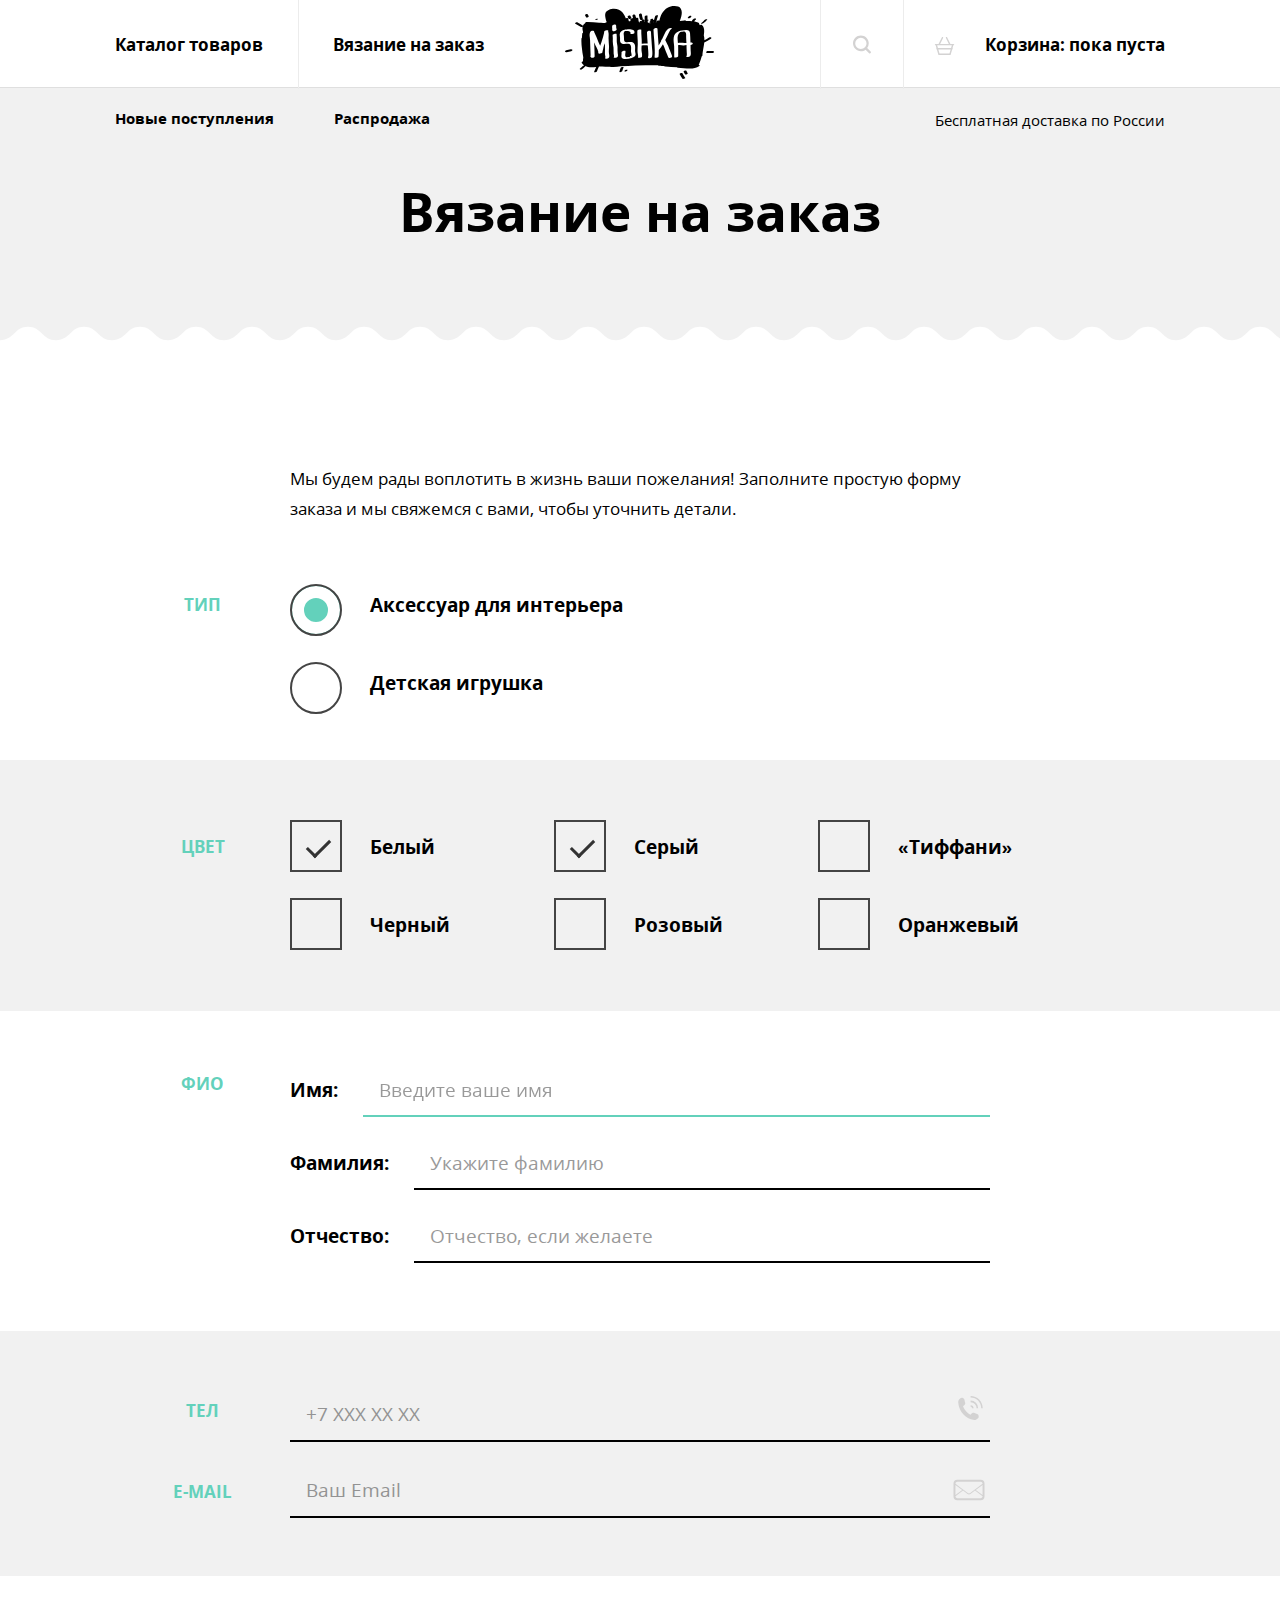
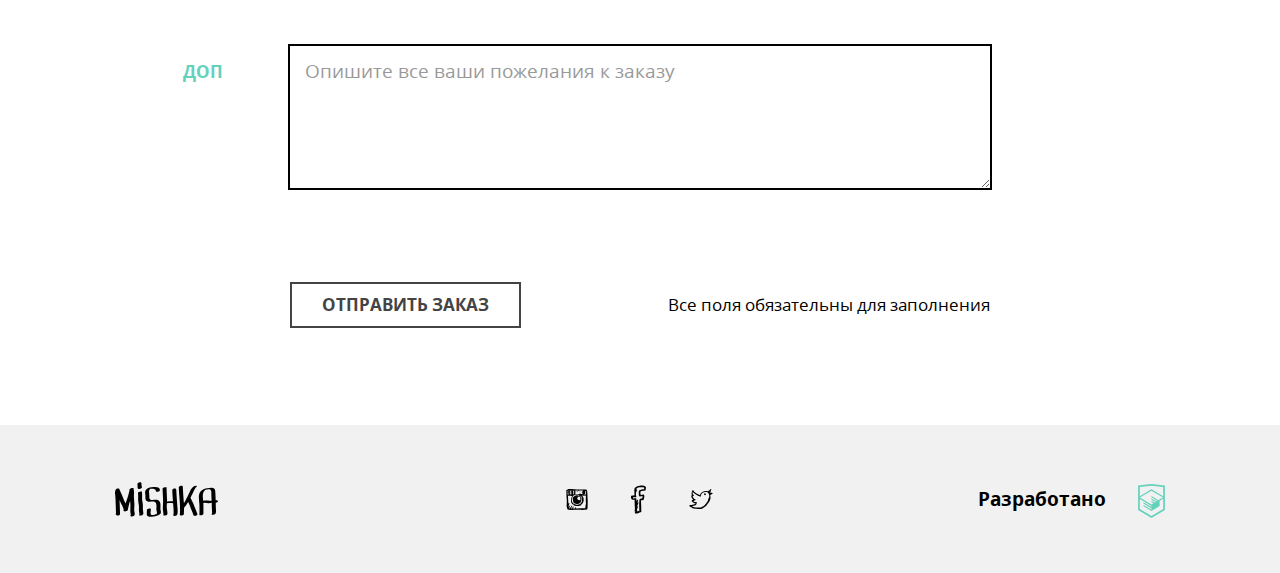
<file: form.html>
<!DOCTYPE html>
<html lang="ru">

<head>
  <meta charset="utf-8">
  <meta name="viewport" content="width=device-width, initial-scale=1">
  <title>HTML Academy: Мишка</title>
  <link rel="stylesheet" href="css/style.css">
  <script>
    document.createElement( "picture" );
  </script>
  <script src="js/picturefill.js" async></script>
</head>

<body>
  <svg style="display:none"><symbol id="htmlacademy" viewBox="-238.092 528.983 26.084 33.102"><path d="M-224.917 528.983h-.133l-13.042 1.391v23.965l13.042 7.746 13.042-7.746v-23.965l-12.909-1.391zm11.254 24.363l-11.387 6.752-11.387-6.752v-9.799l11.32 6.752v1.193l-7.746-4.635v1.191l7.813 4.701v1.258l-7.813-4.635v1.191l7.813 4.635 7.878-4.701v-5.031l3.509-2.119v9.999zm-.066-11.256l-3.112 1.854-1.456.861-6.819-4.039v1.191l5.826 3.51h-.066l-.132.066-.861.463-4.833-2.846v1.191l3.841 2.25-.928.596-2.847-1.721v1.191l1.92 1.125-1.92 1.127-11.255-6.688 11.255-6.752 11.387 6.621zm.066-1.191l-11.453-6.752-11.32 6.752v-9.004l11.387-1.191 11.387 1.191v9.004h-.001z"/></symbol><symbol id="icon-cart" viewBox="264.205 370.961 20.294 18.849"><path d="M283.75 378.19h-3.151l-3.407-6.814a.75.75 0 1 0-1.341.671l3.071 6.143h-9.138l3.072-6.143a.75.75 0 0 0-1.341-.671l-3.407 6.814h-3.151a.75.75 0 0 0 0 1.5h.157l.855 2.991a.737.737 0 0 0-.316.595c0 .396.309.71.697.739l1.656 5.795h12.697l1.656-5.795a.745.745 0 0 0 .698-.739.738.738 0 0 0-.316-.596l.854-2.991h.157a.75.75 0 1 0-.002-1.499zm-4.181 10.121h-10.433l-1.224-4.284h12.881l-1.224 4.284zm1.653-5.785h-13.739l-.81-2.836h15.359l-.81 2.836z"/></symbol><symbol id="icon-fb" viewBox="56.519 49.996 14.962 27.718"><path d="M68.181 55.188c1.026.029 1.993 0 2.681-.3.391-.818.556-1.854.619-2.989-.19-.015-.062-.337-.207-.399-.029-.202-.278-.195-.309-.398-.277-.165-.457-.422-.723-.598-.727-.162-1.44-.335-2.164-.499-.849.044-1.895-.103-2.58.1-2.619-.04-3.997 1.12-5.259 2.392-.023.078-.003.197-.105.199-.574 1.587-.125 3.621-.204 5.581.099.436.107.958.204 1.395-.998.296-2.212.387-3.402.499-.317.324-.178 1.089-.206 1.693.085.583.278 1.06.413 1.595.211.193.596.396.825.498.065.029.071.082.103.1.506.268 1.451.008 2.268.1-.136 1.978.256 3.915 0 5.68.007.327.295.382.208.798-.001.963-.067 1.99.208 2.69-.287.455-.497.982-.415 1.794.122.016.114.157.105.299-.075.47.643.175.515.698.162.456-.428.184-.413.498v.896c.53.285 1.462.182 2.268.199.908-.419 2.188-.479 2.785-1.196.459.235.916-.014 1.238-.199-.018-.315.273-.333.205-.698-.004-.328-.173-.496-.103-.896v-2.89c-.206-2.293-.048-4.938-.309-7.176.888-.105 1.917-.075 2.578-.398.357-.451.377-1.23.516-1.895.177-.226.221-.583.206-.996.19-.213.068-.729.104-1.096-.141-.595-.168-1.3-.825-1.39-.884-.235-2.043.595-2.991.299.049-1.134-.293-2.342 0-3.388.746-.181 1.446-.4 2.166-.602zm-3.818 4.783c.117.254.254.486.414.698.079.022.203.003.205.101a10.319 10.319 0 0 0 3.096-.299c0 .998-.271 1.733-.518 2.492-.662.045-1.467.3-1.958.198-.276.165-.372.506-.62.698-.049.441.142.495 0 .797-.201.137-.055.611-.205.796v1.496c.085.281-.146.258-.104.497v3.488c-.085.281.146.258.104.498v2.989c.063.271-.132.791.103.896-.07.364-.412-.021-.824.1-.528.122-.926.369-1.548.4.117-.353.32-.622.311-1.097.049-.381-.365-.312-.516-.49.193-.644.562-1.117.722-1.793.197-.515.714-1.298.31-1.794-.522-.105-.521.293-.826.398-.022.077-.002.196-.103.199-.023.077-.003.196-.103.199.01.12-.151.062 0 0 .022-.078.002-.197.103-.199.023-.077.002-.197.103-.199v-.299c.368-.575.67-1.214.826-1.993.191-.28.283-.656.412-.997.156-.262.34-.869.104-1.195-.517.033-.796.295-.93.697-.32-.189.161-.434.104-.697.138-.231.169-.566.309-.797.202-.413.564-1.304 0-1.596-.438-.023-.612.207-.723.498-.214.191-.43.383-.516.698-.373-.07-.143-.727-.206-1.097-.067-.52.122-.899 0-1.195-.56-.799-2.026-.105-3.197-.299-.108-.307-.222-.984-.104-1.195 1.045-.088 2.479.201 3.197-.199.024-.078.003-.197.104-.199.094-.723-.271-1-.515-1.396.232-.806.04-2.02.104-2.989.233-.141.328-.414.515-.598.112-.955.673-1.476.722-2.49-.273.001-.607-.055-.619.199-.302-.114-.382.479-.515.199-.112-.541.246-.626.309-.997.599-.418 1.212-.82 1.856-1.195 1.741-.244 4.648-.449 6.086.198.051.616-.287.854-.207 1.496h-1.546c-1.092.24-1.987.672-2.991.997-.24.066-.276.331-.516.398-.036.396-.225.646-.311.996-.079 1.431.133 2.589.102 3.978z"/></symbol><symbol id="icon-feature-1" viewBox="-418.165 300.15 27.304 31.854"><path d="M-404.513 332.004c7.539 0 13.652-6.113 13.652-13.654-7.539 0-13.652 6.116-13.652 13.654zm-9.702-17.823a3.793 3.793 0 0 0 5.938 3.126l-.031.285a3.793 3.793 0 0 0 7.584 0l-.031-.285a3.794 3.794 0 0 0 5.939-3.126 3.774 3.774 0 0 0-2.17-3.413 3.785 3.785 0 0 0 2.17-3.414 3.795 3.795 0 0 0-3.792-3.792c-.796 0-1.541.25-2.147.669l.033-.288c0-2.093-1.7-3.792-3.792-3.792a3.796 3.796 0 0 0-3.792 3.792l.031.288a3.752 3.752 0 0 0-2.146-.669 3.795 3.795 0 0 0-3.792 3.792c0 1.512.888 2.807 2.169 3.414a3.776 3.776 0 0 0-2.171 3.413zm9.702-7.205a3.792 3.792 0 1 1 0 7.58 3.792 3.792 0 0 1 0-7.58zm-13.652 11.374c0 7.541 6.112 13.654 13.651 13.654.001-7.538-6.112-13.654-13.651-13.654z"/></symbol><symbol id="icon-feature-2" viewBox="0 0 34.372 34.374"><path d="M.286 14.069a17.244 17.244 0 0 0 .008 6.301l4.121-3.21-4.129-3.091zM24.403 1.585C19.62-.623 13.959-.559 9.149 1.992l7.513 5.625 7.741-6.032zM33.901 13.175l-4.813 3.748 4.938 3.695a17.248 17.248 0 0 0-.125-7.443zM9.209 32.414c4.844 2.534 10.724 2.649 15.729.112l-8.097-6.063-7.632 5.951zM7.914 14.433L1.681 9.767c-.32.669-.595 1.356-.825 2.056l5.308 3.974 1.75-1.364zM18.593 25.103l8.336 6.241a17.28 17.28 0 0 0 1.74-1.372l-8.326-6.234-1.75 1.365zM11.413 11.707L4.002 6.158a17.073 17.073 0 0 0-1.269 1.723l6.931 5.189 1.749-1.363zM22.093 22.375l8.092 6.06c.471-.545.904-1.111 1.297-1.701l-7.639-5.721-1.75 1.362zM14.913 8.98L7.196 3.203a17.436 17.436 0 0 0-1.709 1.394l7.676 5.747 1.75-1.364zM25.592 19.649l6.972 5.221c.33-.662.615-1.342.855-2.033l-6.077-4.55-1.75 1.362zM26.448 2.706L.88 22.626c.233.698.513 1.387.839 2.059l26.52-20.663a17.11 17.11 0 0 0-1.791-1.316zM30.743 6.624a17.418 17.418 0 0 0-.939-1.106L2.786 26.567c.262.4.542.797.843 1.183.142.183.288.358.436.534l27.09-21.108c-.134-.186-.269-.37-.412-.552zM32.298 8.999L5.552 29.838c.544.501 1.114.962 1.708 1.382l25.962-20.228a17.158 17.158 0 0 0-.924-1.993z"/></symbol><symbol id="icon-feature-3" viewBox="-412.547 302.168 30.411 17.845"><path d="M-384.687 302.168h-25.312a2.55 2.55 0 0 0-2.549 2.549v12.747a2.55 2.55 0 0 0 2.549 2.549h25.312a2.55 2.55 0 0 0 2.55-2.549v-12.747a2.55 2.55 0 0 0-2.55-2.549zm-25.886 16.29v-14.517h26.25v14.517h-26.25z"/><path d="M-408.023 315.91h21.152v-9.419h-21.152v9.419zm10.682-8.181a3.472 3.472 0 0 1 0 6.942 3.47 3.47 0 0 1-3.47-3.47 3.47 3.47 0 0 1 3.47-3.472z"/></symbol><symbol id="icon-feature-4" viewBox="-408.667 302.566 30.49 13.054"><path d="M-385.972 305.781c-2.054-.546-4.414-.938-6.958-.938-1.627 0-3.072.137-4.34.351l-3.82-2.628-7.576.003 3.272 3.482h4.756c-2.579.899-3.806 1.979-3.806 1.979l.001 2.127s1.302 1.076 3.903 1.98l-4.854-.003-3.272 3.484 7.575.001 3.837-2.643c1.273.225 2.715.365 4.324.365 2.546 0 4.905-.393 6.959-.938-.662-.999-1.078-2.107-1.08-3.309.001-1.205.415-2.314 1.079-3.313zM-384.045 306.364c-.723.904-1.108 1.83-1.106 2.725-.004.9.381 1.823 1.108 2.73 3.603-1.218 5.866-2.727 5.866-2.727s-2.262-1.509-5.868-2.728z"/></symbol><symbol id="icon-feature-5" viewBox="0.365 2.821 31.271 26.359"><path d="M31.636 11.086a8.268 8.268 0 0 0-8.267-8.266 8.26 8.26 0 0 0-7.37 4.535 8.255 8.255 0 0 0-7.37-4.535 8.265 8.265 0 0 0-8.265 8.266c0 8.636 13.868 18.093 15.634 18.093 1.771.001 15.638-9.413 15.638-18.093z"/></symbol><symbol id="icon-feature-6" viewBox="0.751 0.835 30.497 30.33"><path d="M3.454 31.165h11.674V18.179H3.454v12.986zM29.766 9.113h-6.848c.486-.25.92-.514 1.305-.79 1.482-1.058 2.263-2.399 2.259-3.733.002-1.091-.521-2.056-1.269-2.708A4.275 4.275 0 0 0 22.398.835c-1.14-.001-2.198.393-3.101.998-1.361.914-2.434 2.289-3.196 3.798a8.954 8.954 0 0 0-.108.22 12.02 12.02 0 0 0-.972-1.674c-.646-.919-1.422-1.735-2.331-2.344-.906-.604-1.963-.998-3.103-.998-1.132.003-2.17.478-2.945 1.208-.773.731-1.317 1.761-1.32 2.928a3.82 3.82 0 0 0 .607 2.043c.515.813 1.33 1.521 2.459 2.101H2.236c-.82 0-1.485.664-1.485 1.482v5.506h14.375v-6.99h1.749v6.989h14.373v-5.506a1.478 1.478 0 0 0-1.482-1.483M8.888 6.929c-.58-.364-.933-.732-1.138-1.06a1.655 1.655 0 0 1-.276-.899c-.004-.47.231-.973.646-1.364.407-.389.959-.622 1.458-.622h.011c.64 0 1.276.216 1.911.638.951.626 1.845 1.728 2.47 2.975a9.83 9.83 0 0 1 .737 1.949c-2.88-.301-4.744-.937-5.819-1.617m9.839-1.52c.52-.744 1.128-1.369 1.761-1.788.636-.421 1.271-.639 1.911-.639h.005c.536 0 1.043.205 1.396.515.352.313.533.688.533 1.093-.002.479-.252 1.175-1.369 1.99-1.062.771-2.894 1.562-5.719 2.115a9.86 9.86 0 0 1 1.482-3.286m-1.85 25.756h11.676V18.179H16.877v12.986z"/></symbol><symbol id="icon-insta" viewBox="53.115 53.19 21.769 21.334"><path d="M74.881 65.336c-.013-2.395-.344-4.788-.303-7.135a37.854 37.854 0 0 0-.152-2.278c-.105-.3-.111-.699-.152-1.062-.26-.17-.222-.64-.456-.835-.423-.233-1.201-.114-1.744-.22-.657-.026-1.254-.115-1.899-.153-1.936-.101-3.973-.076-5.996-.076-2.001 0-3.954-.145-5.695-.379h-2.202c-.097.004-.105.098-.227.076-.599.034-1.077.188-1.595.303-.21.119-.421.235-.683.304-.136.192-.513.145-.607.379-.186.212.185.451 0 .607v.911c.173.13.027.58.075.835v.987c-.017 1.281.134 2.397.076 3.72.467 2.762.374 6.537.076 9.413.155.579.363 1.105.455 1.746.256.479.335 1.133.683 1.52.502.206 1.233.186 1.898.229.383.098.667.293 1.14.3 2.843-.21 5.496-.154 8.427-.229 2.704.24 5.802.188 8.275-.228.195-.134.128-.529.228-.76-.056-.385.207-.449.228-.759.131-2.395.164-4.789.15-7.216zm-12.982-6.225c.757-.153 1.48-.341 2.429-.304.71.076 1.287.283 1.897.456.116.184-.243.547.153.684v.076c.059.017.149.002.151.076.445.035.794.167 1.063.379.45.055.536.476 1.138.3-.091.213-.084.524-.075.835.324 1.183.475 2.81.303 4.252-.164.163-.215.442-.303.683-.311.322-.481.785-.836 1.062-.095.236-.25.408-.454.533-.116.213-.206.452-.457.53-.298.163-.577.011-.834-.076-.446.162-.904.312-1.215.607-.816-.096-1.648-.175-2.43-.304-.242-.139-.487-.273-.835-.305a1.997 1.997 0 0 0-.836-.455c-.101-.127-.337-.118-.455-.229-.198-.029-.229-.227-.456-.229-.118-.412-.443-.618-.532-1.062-.226-.331-.308-.805-.455-1.215-.043-1.434.091-2.692.379-3.796.346-.591.779-1.094 1.138-1.67.249.021.365-.09.38-.304.306.053.434-.072.684-.075.257.008.269-.309.458-.449zm-1.67-2.733c-.117-.263-.066-.691-.075-1.062-.007-.285.278-.279.304-.532-.003-.074-.093-.059-.152-.076.126-.146.701-.097.834 0 .132.537-.354.455-.531.684.011.167.322.032.456.076.029.854-.059 1.496 0 2.202h-.456c-.007.234.229.226.456.228-.059.286.092.363.075.607-.226.153-.716.042-1.062.075-.103-.594.235-1.375.151-2.202zm-.683-1.594c.088-.013.134.016.151.076.179.253.01.683-.076.911-.173-.179-.026-.682-.075-.987zm.152 1.822c-.132-.069-.168-.237-.152-.456.132.071.167.238.152.456zm0 1.367c-.058.139-.082-.045-.076-.152.058-.139.081.045.076.152zm-.152.228c.175-.024.084.219.228.227-.009.193-.283.179-.38.077.039-.112.113-.193.152-.304zm-2.354-1.216c.006-.108.013-.214-.076-.228-.073-.733.13-1.415 0-1.973.25-.155.769-.042 1.139-.077v1.139c-.088.064-.203.101-.379.077-.054.28.324.131.379.304.008.853-.056 1.777.152 2.429-.565-.059-.906.107-1.442.076.097-.612-.019-1.435.531-1.594-.012-.141-.257-.047-.304-.153zm-.531 0c-.204.021-.217-.534-.077-.607.328.006.249.501.077.607zm-.152.988c.077-.312.034-.304.075-.683.228.013.26.77-.075.683zm.228-2.05c-.263.054-.273-.266-.153-.38.263-.053.272.267.153.38zm0-1.139c.033.159-.052.201-.076.304-.176.023-.084-.219-.229-.229.025-.102.191-.062.305-.075zm-.228 3.721c.148-.031.11.345-.076.227a.363.363 0 0 0 .076-.227zm-.684-3.721c.029.259-.438.32-.379 0h.379zm-.987.076c-.034.219-.326.179-.379.379-.214-.17.084-.468.379-.379zm-.455.759c.226-.205.451-.41.684-.607-.021-.123.071-.131.076-.228h.229c.102.381-.261.296-.305.531.021.122-.072.131-.075.227.02.335.121.588.075.988-.27.008-.276.28-.607.227.022-.428-.135-.674-.077-1.138zm.076 3.265V57.29c.195-.185.396-.364.607-.532.295.489.179 1.392.455 1.897-.275.157-.75.111-1.062.229zM72.68 69.968c-.109.954-.158 1.968-.379 2.809-2.89.123-6.02.005-8.883.153-.199.045-.273-.031-.229-.229-.253 0-.258.247-.531.229.201-.336.438-.898.151-1.291-.797.013-.797.821-1.138 1.291-.686-.053-1.137.127-1.823.075.18-.705.75-1.021.911-1.745-.395-.55-.989.138-1.214.455-.204.48-.557.81-.76 1.29H57.8c.238-.469.489-.926.759-1.366.171-.512.625-.741.683-1.367-.157-.28-.42-.029-.683 0-.123.182-.272.335-.38.531-.232.376-.501.714-.684 1.14-.181.208-.335.003-.53.227-.389.271-.581.736-.988.987-.174-.06.039-.356.153-.38.045-.181-.096-.55.075-.607.063-.366.212-.647.379-.91.119-.742.521-1.199.684-1.898-.559.099-.674.643-.988.987-.212.445-.542.772-.683 1.291-.174-.131-.028-.58-.076-.836.122-.586.298-1.119.38-1.746.133-.22.173-.535.228-.834.168-.209.046-.61-.077-.761-.226.027-.374.133-.455.304-.192-.032-.193.506-.304.304-.045-2.587-.451-4.812-.456-7.438.026-.331-.183-.424-.228-.685 1.629.028 3.121.091 4.783.229-.089.139-.199.257-.304.379-.144.07-.226.173-.378.304-.604 1.653-.975 3.984-.607 6.15.229.58.589 1.029.986 1.441.907.485 1.635 1.149 2.506 1.671 1.701.361 3.84.369 5.541 0 .236-.12.484-.226.685-.38 1.364-1.242 2.753-2.459 2.961-4.859v-1.367c-.197-1.598-.688-2.905-1.747-3.644.331-.22 1.099.043 1.67.076.223.013.447.014.684 0 .408-.024.928-.055 1.443 0 .144.187.113.544.228.76-.062 1.684-.192 3.3-.152 5.087.103.454.127.986.229 1.441-.091.973-.237 1.89-.457 2.732zm.379-11.16c-.639-.12-1.232-.284-1.897-.379.072-.333.799-.01.987-.228.385-.223.295-.92.304-1.51.032-.348.114-.644.076-1.063-.401-.951-1.783-.421-2.886-.455-.225.718-.47 1.8-.304 2.657.169.49 1.024.292 1.519.456-.14.332-.688.057-.987.076-.296-.083-.707-.052-.986-.151-2.285.078-4.284.004-6.529.151.117-1.248.063-2.465-.076-3.645h3.112c-.344.364-.912.507-1.29.835-.44.244-.861.505-1.139.911.249.134.535-.245.759-.379.355-.074.479-.381.835-.455.423-.438 1.096-.625 1.67-.912.378-.022.697.013.987.077 1.283.007 2.456.126 3.796.076.614.145 1.45.069 1.974.304.107.298.231.579.305.911.008.986-.149 1.816-.23 2.723zm-5.845-3.72c.11-.047-.009-.092 0 0zm0 0c-.529.154-1.019.348-1.367.682.484-.198 1.059-.306 1.367-.682zm1.062.607c.111-.047-.007-.091 0 0zm-1.746.911c.727-.158 1.181-.591 1.746-.911-.437.019-.592.32-.987.379-.215.217-.6.26-.759.532zm-.683-.835c-.111.047.007.092 0 0zm-.683.607c.11-.046-.008-.092 0 0zm-.075.076c.063.014.07-.03.075-.076-.064-.014-.072.03-.075.076zm-.077.076c.064.014.072-.03.077-.076-.067-.013-.072.029-.077.076zm-.834.608c.346-.134.613-.348.834-.607a2.018 2.018 0 0 0-.834.607zm2.276.987c.533-.049.749-.416 1.215-.531.284-.298.784-.381.987-.76-.56.023-.766.399-1.216.531-.284.297-.751.413-.986.76zm-2.276-.987c-.317-.074-.016.227 0 0zm-.533.379c.021.021.115-.037.076-.077-.021-.02-.116.038-.076.077zm2.809.608c-.11.047.007.091 0 0zm-1.14 1.821c-.223-.231-.676-.233-.986-.379-.697-.038-1.223.093-1.746.229-.304.151-.607.304-.91.454-.266.166-.444.417-.76.532-.205.225-.352.51-.684.607-.004.223-.173.281-.304.379-.089.115-.094.312-.227.381-.007.12.036.29-.076.303.108 1.512.291 2.948.683 4.177.287.623.975.846 1.442 1.29.589.297 1.328.444 2.126.531.277-.052.553-.105.911-.076a5.088 5.088 0 0 0 2.81-1.441c.1-.281.252-.508.455-.684-.254-.671.293-1.098.455-1.59.002-1.344-.201-2.48-.607-3.415-.256-.579-.92-.751-1.366-1.139-.059-.018-.15-.003-.151-.077-.269-.136-.733-.239-1.065-.082zm-3.415 4.327c-.113-.063-.109-.244-.152-.379.256-.078.118.237.152.379zm.076.305c.041-.117.079-.006.076.075-.04.118-.079.005-.076-.075zm.456-2.051c.015-.086.075-.042.075 0-.014.087-.075.043-.075 0zm1.67-2.125c-.203.258.041.576.077.836-.305-.039-.574-.887-.077-.836zm.379 3.948c-.04-.038.055-.097.076-.076.04.038-.054.097-.076.076zm.759 2.884c.034-.109.066.008.152 0-.018.097-.15.077-.152 0zm2.201-2.581c-.233-.057-.145.208-.379.152.069-.159.118-.338.229-.455.134.019.172.13.15.303zm-1.137-3.796c.211.119.441.217.606.381.085.219.243.363.38.529.058.778.179 1.492.151 2.354-.257.099-.438.271-.683.381-.78-.006-1.358-.212-1.897-.456-.171-.259-.355-.505-.532-.759v-1.062c.17-.185.319-.391.456-.607.228-.127.508-.201.454-.607-.038-.062-.078-.124-.075-.229.158.045.245.159.379.229.323.017.41-.2.761-.154z"/></symbol><symbol id="icon-mail" viewBox="0 0 32 32"><path d="M28 5H4a4 4 0 0 0-4 4v13a4 4 0 0 0 4 4h24a4 4 0 0 0 4-4V9a4 4 0 0 0-4-4zM2 10.25l6.999 5.25L2 20.75v-10.5zM30 22c0 1.104-.898 2-2 2H4c-1.103 0-2-.896-2-2l7.832-5.875 4.368 3.277a3 3 0 0 0 3.599 0l4.369-3.277L30 22zm0-1.25l-7-5.25 7-5.25v10.5zm-12.801-2.148c-.35.263-.763.4-1.199.4s-.851-.139-1.2-.4L10.665 15.5l-.833-.625L2 9.001V9c0-1.103.897-2 2-2h24c1.102 0 2 .897 2 2l-12.801 9.602z"/></symbol><symbol id="icon-phone" viewBox="0 0 24.829 24.333"><path d="M17.321 24.333h-1.115c-4.904-.58-8.497-2.857-11.11-5.772C2.473 15.637.402 11.875 0 6.817V5.459c.091-.921.544-1.55 1.067-2.086.65-.666 1.63-1.522 2.522-1.553.659-.022 1.78.451 2.232 1.066.388.53.595 1.59.775 2.378.185.797.6 1.95.485 2.717-.176 1.196-1.764 1.703-2.231 2.572 1.551 3.721 4.089 6.456 7.472 8.345.847-.465 1.595-1.864 2.767-1.892.428-.012.972.209 1.406.34.477.143.891.326 1.311.484.705.266 1.957.621 2.378 1.213.433.61.681 1.608.581 2.231-.194 1.234-2.227 2.603-3.444 3.059zM12.529 1.528c5.949 0 10.771 4.822 10.771 10.771h1.529C24.829 5.507 19.323 0 12.529 0v1.528z"/><path d="M12.529 9.327v1.552a1.42 1.42 0 0 1 1.421 1.42h1.553a2.973 2.973 0 0 0-2.974-2.972zM12.529 6.246a6.054 6.054 0 0 1 6.056 6.054h1.588a7.642 7.642 0 0 0-7.644-7.641v1.587z"/></symbol><symbol id="icon-play" viewBox="247.3 382.56 100.678 76.891"><path d="M344.255 400.708s-.92-7.008-3.785-10.078c-3.632-4.041-7.674-4.066-9.541-4.297-13.326-1.023-33.303-1.023-33.303-1.023h-.051s-19.978 0-33.304 1.023c-1.867.23-5.908.256-9.54 4.297-2.84 3.096-3.786 10.078-3.786 10.078s-.896 8.211-.896 16.422v7.699c0 8.21.947 16.421.947 16.421s.921 7.009 3.785 10.078c3.632 4.041 8.364 3.913 10.487 4.349 7.622.767 32.356 1.022 32.356 1.022s20.003-.025 33.329-1.048c1.867-.23 5.908-.256 9.54-4.298 2.84-3.069 3.786-10.078 3.786-10.078s.946-8.21.946-16.421v-7.699c-.023-8.236-.97-16.447-.97-16.447z"/><path d="M297.614 459.449h-.016c-1.015-.011-24.946-.266-32.604-1.037l-.14-.014-.137-.028c-.271-.056-.668-.107-1.126-.167-2.503-.328-7.159-.938-10.839-5.019-3.354-3.616-4.377-10.771-4.483-11.576l-.005-.043c-.039-.342-.965-8.463-.965-16.736v-7.699c0-8.266.875-16.378.912-16.72l.009-.071c.108-.802 1.155-7.928 4.474-11.557 3.996-4.439 8.531-4.899 10.712-5.121.192-.02.37-.037.529-.058l.126-.013c13.277-1.019 33.312-1.031 33.514-1.031h.051c.201 0 20.236.013 33.514 1.031l.126.013c.159.021.337.038.529.058 2.179.221 6.71.682 10.704 5.112 3.354 3.616 4.377 10.771 4.483 11.577l.005.043c.039.342.965 8.459.99 16.753v7.708c0 8.273-.926 16.395-.965 16.736l-.007.053c-.108.805-1.156 7.953-4.478 11.562-3.994 4.435-8.527 4.896-10.707 5.117-.193.02-.371.037-.53.057l-.126.013c-13.276 1.02-33.334 1.057-33.535 1.058l-.015-.001zm-31.944-6.497c7.477.729 31.216.989 31.968.997.657-.001 20.135-.049 33.047-1.036.178-.021.371-.041.58-.062 1.836-.186 4.608-.468 7.186-3.335l.026-.029c1.825-1.974 2.853-6.928 3.075-8.552.059-.514.926-8.358.926-16.08v-7.699c-.023-7.76-.896-15.627-.951-16.109-.32-2.382-1.434-6.789-3.066-8.539l-.035-.038c-2.577-2.868-5.351-3.149-7.186-3.336a34.367 34.367 0 0 1-.58-.062c-13.066-.998-32.834-1.011-33.033-1.011h-.051c-.198 0-19.967.013-33.033 1.011a33.29 33.29 0 0 1-.58.062c-1.835.187-4.607.468-7.186 3.336l-.019.021c-1.828 1.993-2.855 6.924-3.082 8.552-.062.591-.875 8.399-.875 16.089v7.699c0 7.749.871 15.598.926 16.083.32 2.381 1.433 6.789 3.066 8.539l.035.039c2.322 2.584 5.303 2.975 7.479 3.259.481.061.939.121 1.363.201z"/><g><path d="M285.733 403.138v35.708l29.747-17.854z"/></g></symbol><symbol id="icon-search" viewBox="-0.8 -0.8 17.6 17.6"><path d="M16.47 14.93l-3.415-3.415A7.67 7.67 0 0 0 14.6 6.899C14.6 2.646 11.153-.8 6.9-.8S-.8 2.646-.8 6.899s3.446 7.7 7.699 7.7c1.734 0 3.326-.58 4.613-1.546l3.417 3.416c.203.202.418.33.771.33a1.1 1.1 0 0 0 1.1-1.1c0-.24-.061-.499-.33-.769zM1.399 6.899a5.5 5.5 0 1 1 11 0c0 3.038-2.462 5.5-5.5 5.5s-5.5-2.461-5.5-5.5z"/></symbol><symbol id="icon-twitter" viewBox="52.253 53.771 23.494 20.168"><path d="M75.706 57.855c-.227-.366-.909-.277-1.407-.371h-1.112c.142-.353.343-.646.52-.963.056-.438.254-.734.223-1.26.129-.167.176-.417.296-.593.104-.144.242-.477.074-.667-.051-.221-.295-.249-.593-.222a.515.515 0 0 0-.222.148c-.448.433-.778 1.014-1.261 1.408-.009.008-.062 0-.074 0-.087.005-.033.046-.075.074-.146.098-.257.152-.369.223-.284.176-.547.445-.891.519-.529-.211-1.156-.326-1.852-.37-1.157.102-2.303.215-3.038.741-.911.35-1.477 1.042-2.149 1.63-.049.32-.342.398-.37.741-.005.045-.012.088-.073.074.043.241-.051.345-.074.519-.001.133.199.431 0 .52-.822-.12-1.485-.63-2.149-.964-.718-.36-1.468-.604-2.074-1.111-.716-.322-1.26-.816-1.778-1.334-.208-.312-.542-.496-.667-.89-.379-.164-.175-.912-.741-.889-.315-.043-.345.199-.444.37-.07.227-.361.232-.371.519-.004.046-.011.088-.074.075-.17 1.089-.527 1.992-.519 3.26.129.415.35.738.593 1.038-.418.051-.716.222-.89.519-.06 1.073.378 1.647.742 2.297.134.384.352.685.593.963.017.229.206.288.296.445.019.105.123.125.149.223-.04.105.289.18.073.221-.413.131-1.016.07-1.259.371-.109.279-.109.833 0 1.111.034.237.282.262.296.519.499.417 1.082.747 1.631 1.112.574.166 1.211.271 1.852.37-.102.343-.338.551-.593.741-.78.381-1.849.474-2.742.74-.555.038-.956.23-1.556.223-.333.127-.854.075-1.112.223-.122.068-.102.096-.222.221-.134.412.111.74.444.89-.005.253.219.276.371.371.089.183.254.29.445.37.544.468 1.268.759 1.927 1.112.83.183 1.648.376 2.52.519.896.116 1.901.124 2.816.222h.963c.511.132 1.23.054 1.853.074.095-.102.322-.073.519-.074.522-.269 1.196-.385 1.631-.74.574-.241.989-.642 1.557-.89.866-.765 1.937-1.324 2.519-2.37.205-.189.351-.438.445-.74.265-.156.385-.454.593-.667.404-.41.706-.924 1.037-1.4.319-.496.576-1.054.89-1.556-.01-.405.306-.484.296-.89.193-.226.177-.662.371-.88-.033-.255.029-.415.074-.594.047-1.281-.047-2.422-.297-3.407.588-.155 1.181-.302 1.631-.593.52-.206.993-.603.808-1.281zm-3.408 4.076c-.153.859-.615 1.41-1.038 2.001.059.379-.104.538-.073.889a4.303 4.303 0 0 0-.371 1.037c-.203.267-.332.606-.519.89-.366.548-.777 1.051-1.186 1.557-.378.56-.912.965-1.334 1.481-.42.493-.942.885-1.407 1.334-.474.17-.89.396-1.26.667a5.06 5.06 0 0 0-.667.296c-.177.146-.499.145-.668.29-1.086.147-2.3.17-3.555.148-1.031-.105-2.115-.159-3.039-.371-.922-.189-1.511-.712-2.297-1.037.153-.242.634-.154.963-.222.031-.166.394-.003.444-.149.257.06.285-.109.52-.07.563-.201 1.23-.302 1.705-.593.282-.138.406-.434.667-.593.033-.189.104-.341.222-.444.047-.275.201-.441.148-.815.111-.21.299-.343.296-.667-.074-.147-.128-.316-.296-.371-.026-.196-.377-.067-.444-.222-.255.032-.416-.029-.593-.075-.154-.043-.487.092-.519-.073-.842-.023-1.3-.43-1.853-.74.431-.262 1.032-.353 1.333-.742.516-.076 1.058-.129 1.112-.666 0-.717-.771-.661-1.333-.815-.773-.66-1.194-1.672-1.779-2.52.238-.157.564-.226.741-.444.454.058.54-.251.667-.52.019-.488-.333-.605-.593-.815a3.49 3.49 0 0 1-.667-.74c-.003-.818-.021-1.652.074-2.372.063-.014.07.029.074.074.227.441.559.775.815 1.186.532.357.925.853 1.556 1.112.452.413 1.108.621 1.557 1.038.601.263 1.158.57 1.704.889.669.194 1.056.673 2.001.593.198-.098.394-.199.593-.297.258-.456-.059-1.079.147-1.63.255-.659.797-1.031 1.26-1.481.29-.155.555-.335.815-.519.347-.098.675-.216.964-.37a6.223 6.223 0 0 0 1.037-.148h1.26c.244.052.475.119.74.148.209.137.38.313.666.371.789.693 1.271 1.696 1.409 3.039-.122.484.053.873.001 1.481zm.296-5.632c-.129.34-.23.707-.593.815-.017-.105-.122-.125-.147-.222-.012-.209.209-.186.296-.296.162-.085.245-.248.444-.297-.007-.09.108-.046 0 0zm-5.484 3.038c.163.135.284.31.519.371.101.221.314.327.594.37.047-.15.346-.049.37-.222.174-.023.166-.229.296-.297-.018-.55-.129-1.006-.37-1.333-.758-.423-1.676.039-1.409 1.111z"/></symbol><symbol id="icon-video" viewBox="0 0 32 32"><path d="M26 15l6-4v16l-6-4v-8zm-2 0v8a4 4 0 0 1-4 4H4a4 4 0 0 1-4-4v-8a4 4 0 0 1 4-4h10a2 2 0 0 1 2-2V7H5a1 1 0 1 1 0-2h12a1 1 0 0 1 1 1v3a2 2 0 0 1 2 2 4 4 0 0 1 4 4zm-12 0H4v8h8v-8zm8 1a1 1 0 0 0-1-1h-4a1 1 0 1 0 0 2h4a1 1 0 0 0 1-1z"/></symbol><symbol id="logo-footer" viewBox="0 0 101.615 34.056"><path d="M19.135 21.495c-.083-2.683-.51-5.347-.475-8.035.028-2.174.389-4.41-.36-6.495.047-.237.096-.473.14-.711.193-1.045-3.271-.492-3.813.464-.343.28-.519.615-.375.957.037.086.069.174.102.261-.656 3.204-1.57 6.306-2.621 9.412-.402 1.188-.888 2.349-1.298 3.533-.582-1.104-1.169-2.194-1.643-3.377-1.374-3.433-2.612-6.902-4.287-10.206.19-1.528-3.204-1.368-3.873.032-.809 1.694-.705 3.403-.438 5.214.3 2.042.353 4.05.377 6.111.047 3.976.358 7.943.417 11.919-.354.395-.461.881-.091 1.375.162.216.361.382.571.549.904.724 3.5.107 3.496-1.271-.014-4.123-.312-8.238-.42-12.358a98.054 98.054 0 0 1-.024-1.21l.171.434c.64 1.604 1.31 3.163 2.185 4.654.868 1.478 1.303 3.064 1.803 4.677-.189.217-.303.462-.233.708-.039.18.07.292.251.36.639.548 1.841.274 2.509-.007a6.07 6.07 0 0 0 .826-.424c.345-.212.883-.679.729-1.159l-.087-.279c.47-1.27.709-2.589.965-3.93.272-1.428.782-2.78 1.295-4.133.052.619.106 1.238.156 1.855.204 2.554.033 5.072.007 7.626-.008.847.054 1.633.219 2.461.068.343.367 1.808.281 1.887-.611.564-.433 1.257.385 1.437.915.201 2.081-.105 2.77-.742 1.198-1.106.632-2.845.361-4.241-.452-2.342.095-4.964.022-7.348zM27.499 22.17c-.074-1.988-.765-3.862-.774-5.872-.011-2.305.181-4.593-.155-6.886-.106-.725-4.056.1-3.917 1.05.309 2.11.197 4.229.159 6.354-.037 2.044.468 3.898.73 5.904.269 2.054-.084 4.157.149 6.213.109.962.75 2.743.089 3.58-.42.532 1.469.342 1.553.326.769-.142 1.793-.392 2.304-1.038.653-.828.196-2.426.053-3.357-.316-2.059-.114-4.195-.191-6.274zM43.828 18.851c-2.062-2.784-5.889-.78-8.561-1.54-1.377-.392-1.395-2.271-1.392-3.396.004-1.426-.114-2.732-.273-4.146-.119-1.052-.024-2.121.746-2.904.142-.144.859-.336.81-.339a8.132 8.132 0 0 1 1.067-.093c1.549-.066 4.613.232 4.019 2.483-.266 1.01 3.596.431 3.877-.637 1.213-4.598-7.284-3.714-9.686-3.078-2.21.588-4.648 1.846-4.775 4.399-.061 1.219.273 2.379.325 3.587.061 1.39-.198 2.776.289 4.118 1.082 2.982 5.52 1.576 7.778 1.745 3.845.287 2.697 5.469 2.748 7.883.027 1.288 1.181 3.429.211 4.507-.595.662-1.982.699-2.792.768-.813.068-2.201.312-2.742-.461-.993-1.418.091-3.799-.121-5.425-.121-.924-4.066-.095-3.917 1.05.342 2.627-1.399 6.145 2.402 6.596 2.441.289 5.191-.161 7.5-.928 1.196-.396 2.307-.942 3.243-1.793 1.035-.941.694-2.348.417-3.547-.677-2.918.731-6.279-1.173-8.849zM61.155 18.662c-.122-3.777-.69-7.513-.706-11.297-.008-1.971-3.963-1.305-3.957.343.015 3.608.497 7.167.682 10.764l.013.221c-1.949-.018-3.899.177-5.853.246.201-4.633-.611-9.227-.435-13.857.022-.582-3.874-.09-3.917 1.049-.171 4.475.587 8.915.453 13.392-.064 2.136-.245 4.264-.259 6.402-.007 1.095.171 2.183.329 3.263.146.999.484 2.331.182 3.318-.237.772 3.561.29 3.862-.694.544-1.778-.222-4.039-.405-5.839-.175-1.725-.039-3.499.083-5.248 2.03-.13 4.059-.297 6.08-.012.09 1.378.196 2.754.322 4.134a45.83 45.83 0 0 1 .196 3.475c.015 1.019.142 2.496-.221 3.461-.773 2.057 3.15 1.889 3.723.364.703-1.87.502-4.199.383-6.164-.148-2.443-.477-4.874-.555-7.321zM78.087 23.136c-.939-2.758-2.373-5.177-3.616-7.797 1.001-1.949 2.018-3.898 2.932-5.888.831-1.808 1.446-3.819 3.08-5.092.574-.447.55-.896-.255-.951-.875-.061-2.064.192-2.77.742-1.485 1.158-2.427 2.563-3.201 4.268a160.304 160.304 0 0 1-2.914 6.075l-.224.443c-.49.315-.785.762-.639 1.266-.792 1.563-1.6 3.117-2.499 4.61-.299-5.534-.955-11.061-1.15-16.6-.045-1.27-3.971-.479-3.917 1.049.243 6.868 1.219 13.719 1.286 20.587l-.047.051c-.301.308-.19.494.051.602a60.756 60.756 0 0 1-.209 5.254c-.472.745.463 1.139 1.084 1.139h.096c.739 0 2.626-.35 2.718-1.364.191-2.1.251-4.196.232-6.291 1.59-1.715 2.89-3.63 4.055-5.635.759 1.48 1.482 2.972 1.989 4.582.861 2.741 2.299 5.261 3.131 8.014.544 1.806 4.457.738 3.917-1.049-.829-2.753-2.204-5.297-3.13-8.015zM101.59 18.501c-.21-.832-1.372-.849-2.271-.77-.012-.335-.02-.671-.036-1.006-.125-2.661-.165-5.379-.392-8.032-.209-2.458-1.585-3.337-3.972-3.247-2.416.092-5.229.527-7.482 1.403-2.607 1.014-4.058 2.935-4.559 5.681-.549 3.014.24 6.219.373 9.246.154 3.503.066 7.014.062 10.519 0 .573 3.916.031 3.917-1.049.003-2.776.042-5.551 0-8.327a52.196 52.196 0 0 0-.102-2.444c1.369-.593 3.687.012 5.05.141 1.107.104 2.169-.166 3.244-.292.021 2.312.107 4.635.202 6.944.049 1.184.477 3.53-.354 4.511-.437.516 1.48.343 1.555.33.793-.146 1.761-.401 2.303-1.041.949-1.12.456-3.79.401-5.126-.078-1.91-.102-3.824-.141-5.737 1.154-.147 2.417-.854 2.202-1.704zm-14.618-.15c-.103-1.245-.217-2.49-.303-3.743-.16-2.331.117-5.583 2.29-6.999.58-.379 1.675-.315 2.354-.438.97-.176 1.956-.389 2.829.19 1.21.802.912 3.657.911 4.869-.003 2.005.207 4.001.31 6.003-.552.055-1.111.089-1.683.076-2.286-.053-4.544-.413-6.708.042zM24.108 6.7a3.157 3.157 0 0 0 1.477-.524l.256-.216c.52-.335.972-.827.728-1.361-.504-1.105-.423-2.231-.416-3.414.006-.958-.963-1.246-1.781-1.174-.723.063-2.168.581-2.175 1.52-.006.993-.071 2.016.109 2.992-.047.113-.074.239-.104.355-.055.212.016.42.142.59l.002.134.015.335a.901.901 0 0 0 .429.53c.388.233.878.275 1.318.233z"/></symbol></svg>
  <header class="page-header">
    <nav class="main-nav  main-nav--opened  main-nav--nojs">
      <button class="main-nav__toggle" type="button" id="toggle"></button>
      <ul class="main-nav__list  main-nav__list--inner">
        <li class="main-nav__item">
          <a class="logo" href="index.html">
            <picture>
              <source media="(min-width: 1150px)" srcset="img/logo-desktop.svg">
              <source media="(min-width: 768px)" srcset="img/logo-tablet.svg">
              <img src="img/logo-mobile.svg" width="86" height="45" alt="Логотип MISHKA">
            </picture>
          </a>
        </li>
        <li class="main-nav__item">
          <a class="main-nav__link" href="catalog.html">Каталог товаров</a>
        </li>
        <li class="main-nav__item">
          <a class="main-nav__link">Вязание на заказ</a>
        </li>
        <li class="main-nav__item  main-nav__item--extra">
          <a class="main-nav__link  main-nav__link--extra" href="#">Новые поступления</a>
        </li>
        <li class="main-nav__item  main-nav__item--extra">
          <a class="main-nav__link  main-nav__link--extra" href="#">Распродажа</a>
        </li>
        <li class="main-nav__item">
          <a class="search-field" href="#"><svg class="icon  icon--search" width="18" height="19"><use xlink:href="#icon-search"></use></svg>Поиск по сайту</a>
        </li>
        <li class="main-nav__item">
          <a class="cart-counter" href="#"><svg class="icon  icon--cart" width="21" height="18"><use xlink:href="#icon-cart"></use></svg>Корзина: пока пуста</a>
        </li>
      </ul>
    </nav>
    <div class="intro">
      <p class="intro-trigger">Бесплатная доставка по России</p>
      <h1 class="intro__title">Вязание на заказ</h1>
    </div>
  </header>
  <main class="page-main">

    <p class="intro-text">Мы будем рады воплотить в жизнь ваши пожелания! Заполните простую форму заказа и мы свяжемся с вами, чтобы уточнить детали.</p>
    <form class="order-form" action="#" method="post">
      <div class="order-form__fillset">
      <div class="order-form__wrapper">
        <div class="order-form__title">Тип</div>
        <p class="order-form__group">
          <input class="order-form__input" type="radio" name="type" id="type-input-1" checked>
          <label class="order-form__toggle" for="type-input-1">Аксессуар для интерьера</label>
          <input class="order-form__input" type="radio" name="type" id="type-input-2">
          <label class="order-form__toggle" for="type-input-2">Детская игрушка</label>
        </p>
      </div>
      </div>
      <div class="order-form__fillset">
      <div class="order-form__wrapper">
        <div class="order-form__title">Цвет</div>
        <p class="order-form__group">
          <input class="order-form__input" type="checkbox" name="checkbox-input-white" id="checkbox-input-1" checked>
          <label class="order-form__checkbox" for="checkbox-input-1">Белый</label>
          <input class="order-form__input" type="checkbox" name="checkbox-input-gray" id="checkbox-input-2" checked>
          <label class="order-form__checkbox" for="checkbox-input-2">Серый</label>
          <input class="order-form__input" type="checkbox" name="checkbox-input-tiffany" id="checkbox-input-3">
          <label class="order-form__checkbox" for="checkbox-input-3">«Тиффани»</label>
          <input class="order-form__input" type="checkbox" name="checkbox-input-black" id="checkbox-input-4">
          <label class="order-form__checkbox" for="checkbox-input-4">Черный</label>
          <input class="order-form__input" type="checkbox" name="checkbox-input-pink" id="checkbox-input-5">
          <label class="order-form__checkbox" for="checkbox-input-5">Розовый</label>
          <input class="order-form__input" type="checkbox" name="checkbox-input-orange" id="checkbox-input-6">
          <label class="order-form__checkbox" for="checkbox-input-6">Оранжевый</label>
        </p>
      </div>
      </div>
      <div class="order-form__fillset">
      <div class="order-form__wrapper">
        <div class="order-form__title">ФИО</div>
        <p class="order-form__group">
          <!--Описан в слитях класс для ошибки .has-error-->
          <input class="order-form__text" type="text" name="name" id="name" placeholder="Введите ваше имя" required autofocus>
          <label class="order-form__label" for="name">Имя:</label>
        </p>
        <p class="order-form__group">
          <!--Описан в слитях класс для ошибки .has-error-->
          <input class="order-form__text" type="text" name="secondname" id="secondname" placeholder="Укажите фамилию" required>
          <label class="order-form__label" for="secondname">Фамилия:</label>
        </p>
        <p class="order-form__group">
          <!--Описан в слитях класс для ошибки .has-error-->
          <input class="order-form__text" type="text" name="thirdname" id="thirdname" placeholder="Отчество, если желаете">
          <label class="order-form__label" for="thirdname">Отчество:</label>
        </p>
      </div>
    </div>
    <div class="order-form__fillset">
      <div class="order-form__wrapper">
        <div class="order-form__title">Тел</div>
        <p class="order-form__group">
          <!--Описан в слитях класс для ошибки .has-error-->
        <input class="order-form__text" type="tel" name="telephone" id="telephone" placeholder="+7 ХХХ ХХ ХХ" required>
        <svg class="icon  icon--phone" width="25" height="24"><use xlink:href="#icon-phone"></use></svg>
      </p>
      </div>
      <div class="order-form__wrapper">
        <div class="order-form__title">E-mail</div>
        <p class="order-form__group">
          <!--Описан в слитях класс для ошибки .has-error-->
        <input class="order-form__text" type="email" name="email" id="email" placeholder="Ваш Email" required>
        <svg class="icon  icon--mail" width="42" height="31"><use xlink:href="#icon-mail"></use></svg>
      </p>
      </div>
    </div>
    <div class="order-form__fillset">
      <div class="order-form__wrapper">
        <div class="order-form__title">Доп</div>
        <p class="order-form__group">
          <!--Описан в слитях класс для ошибки .has-error-->
        <textarea class="order-form__message" name="message" id="message" rows="6" placeholder="Опишите все ваши пожелания к заказу" required></textarea>
      </p>
    </div>
      <div class="order-form__footer">
        <p class="order-form__motion">Все поля обязательны для заполнения</p>
        <button class="order-form__btn btn" type="submit"  value="Отправить заказ">Отправить заказ</button>
      </div>
      </div>
    </form>
</main>
<footer class="page-footer">
  <div class="container">
    <div class="page-footer__wrapper">
      <a class="logo  logo--footer" href="index.html">
        <svg class="icon icon--logo-footer" width="103" height="35"><use xlink:href="#logo-footer"></use></svg>
      </a>
      <div class="social">
        <a class="social-link  social-link--vk" href="https://www.instagram.com/htmlacademy/">
          <svg class="icon  icon--insta" width="22" height="21"><use xlink:href="#icon-insta"></use></svg>
        </a>
        <a class="social-link  social-link--fb" href="https://www.facebook.com/htmlacademy">
          <svg class="icon  icon--fb" width="15" height="29"><use xlink:href="#icon-fb"></use></svg>
        </a>
        <a class="social-link  social-link--in" href="https://www.instagram.com/htmlacademy">
          <svg class="icon  icon--in" width="24" height="20"><use xlink:href="#icon-twitter"></use></svg>
        </a>
      </div>
      <a class="copyright" href="https://twitter.com/htmlacademy_ru"> Разработано
          <svg class="icon  icon--htmlacademy" width="27" height="34"><use xlink:href="#htmlacademy"></use></svg>
      </a>
    </div>
  </div>
</footer>
<script>
  var navMain = document.querySelector('.main-nav');
  var navToggle = document.querySelector('.main-nav__toggle');
  var modal = document.querySelector('.modal');
  var overlay = document.querySelector('.overlay');
  var popup = document.querySelectorAll('.popup');

  navMain.classList.remove('main-nav--nojs');
  navMain.classList.add('main-nav--closed');
  navMain.classList.remove('main-nav--opened');

  navToggle.addEventListener('click', function(event) {
    if (navMain.classList.contains('main-nav--closed')) {
      navMain.classList.remove('main-nav--closed');
      navMain.classList.add('main-nav--opened');
    } else {
      navMain.classList.add('main-nav--closed');
      navMain.classList.remove('main-nav--opened');
    }
  });

  for(var i=0; i<popup.length; i++){
    popup[i].addEventListener('click', function(event) {
      event.preventDefault();
      overlay.classList.remove('overlay--hidden');
      modal.classList.remove('modal--hidden');
    });
  };

  overlay.addEventListener('click', function(event) {
    overlay.classList.add('overlay--hidden');
    modal.classList.add('modal--hidden');
  });
</script>
</body>
</html>
</file>
